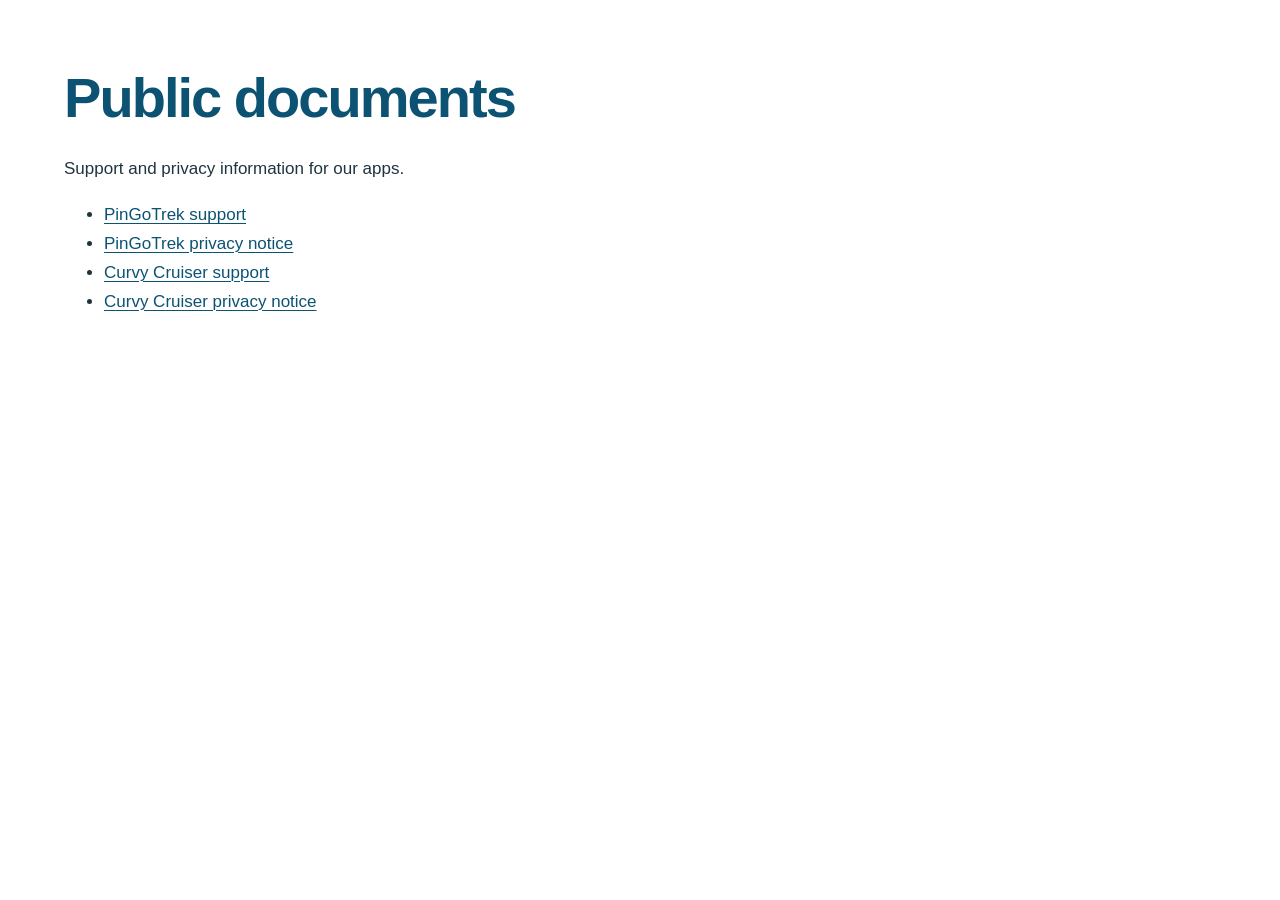
<file: index.html>
<!doctype html>
<html lang="en">
<head>
  <meta charset="utf-8">
  <meta http-equiv="Content-Security-Policy" content="default-src 'none'; img-src 'self'; style-src 'self'; base-uri 'none'; form-action 'none'">
  <meta name="referrer" content="no-referrer">
  <meta name="viewport" content="width=device-width, initial-scale=1">
  <meta name="description" content="Public support and privacy documents.">
  <meta name="robots" content="noindex, nofollow">
  <title>Public documents</title>
  <link rel="stylesheet" href="pingotrek/styles.css">
</head>
<body>
  <main class="not-found wrap">
    <h1>Public documents</h1>
    <p>Support and privacy information for our apps.</p>
    <ul>
      <li><a href="pingotrek/">PinGoTrek support</a></li>
      <li><a href="pingotrek/privacy.html">PinGoTrek privacy notice</a></li>
      <li><a href="curvycruiser/">Curvy Cruiser support</a></li>
      <li><a href="curvycruiser/privacy.html">Curvy Cruiser privacy notice</a></li>
    </ul>
  </main>
</body>
</html>
</file>
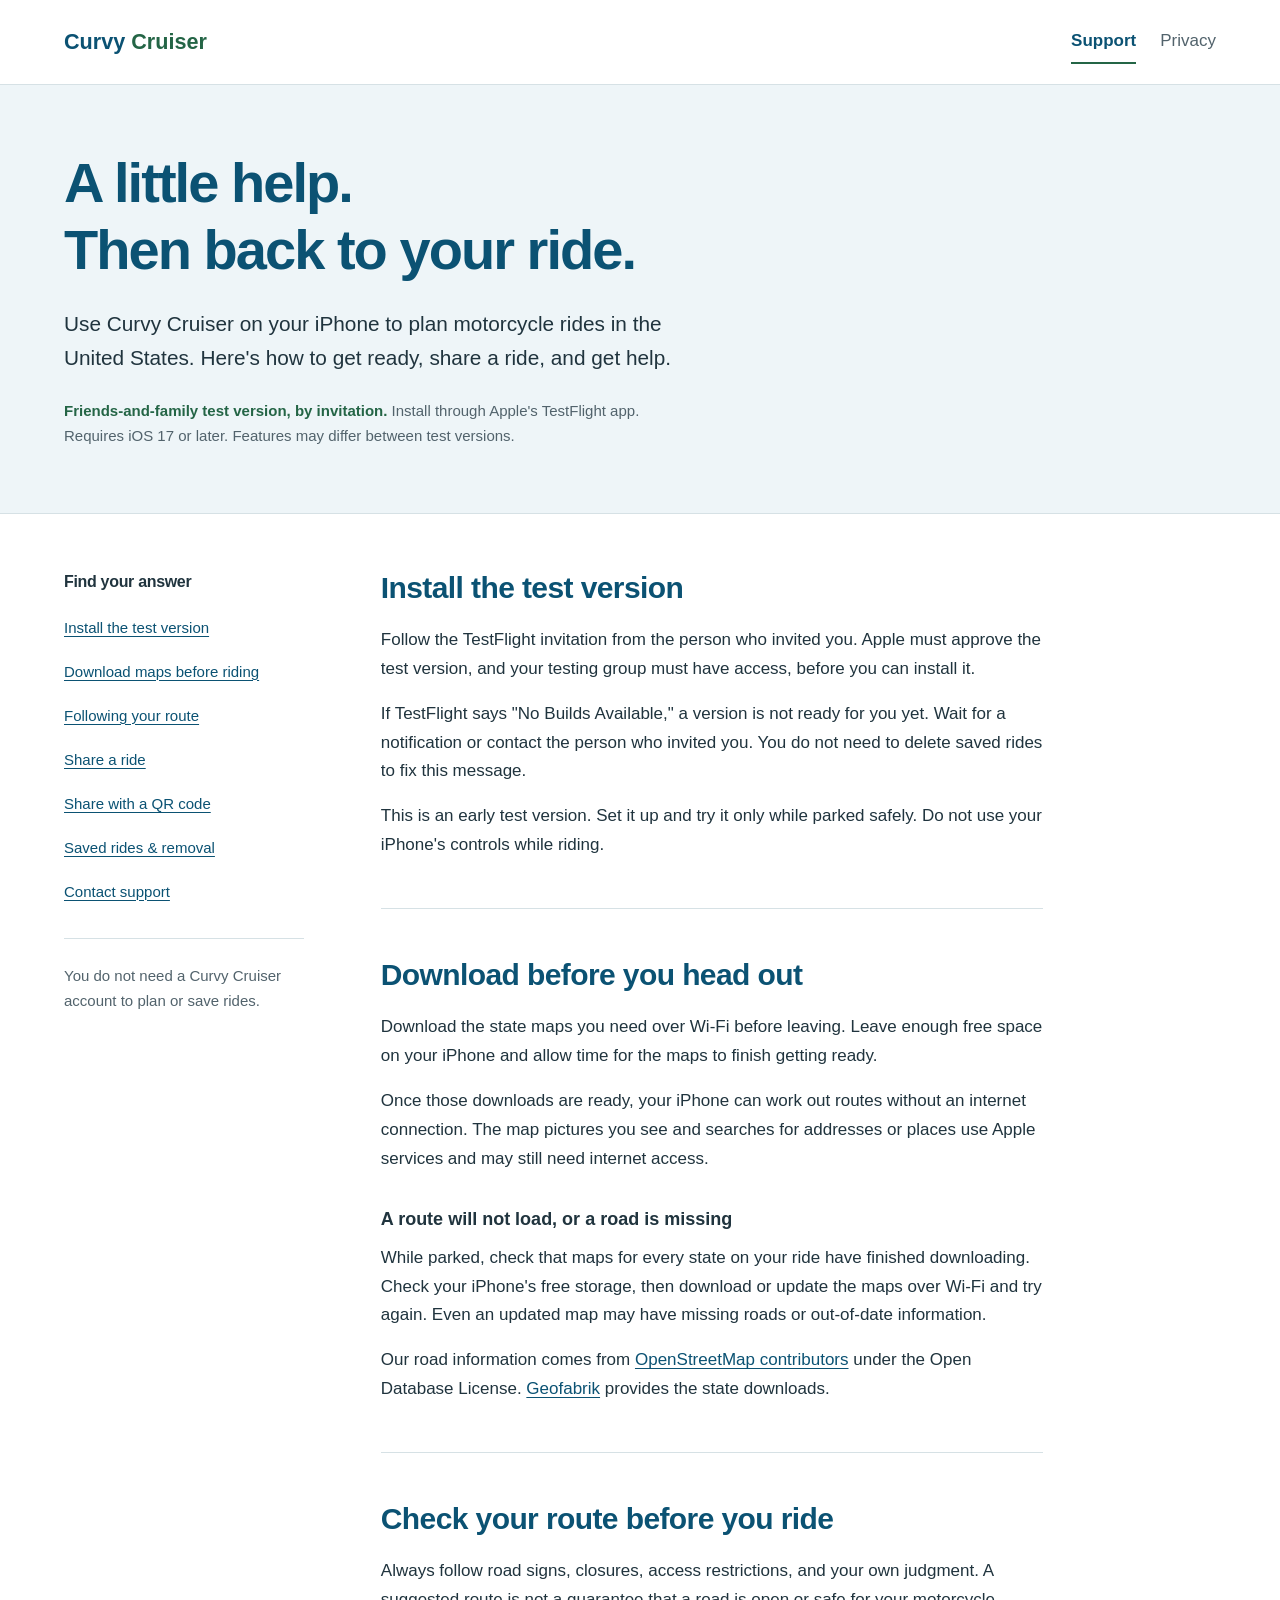
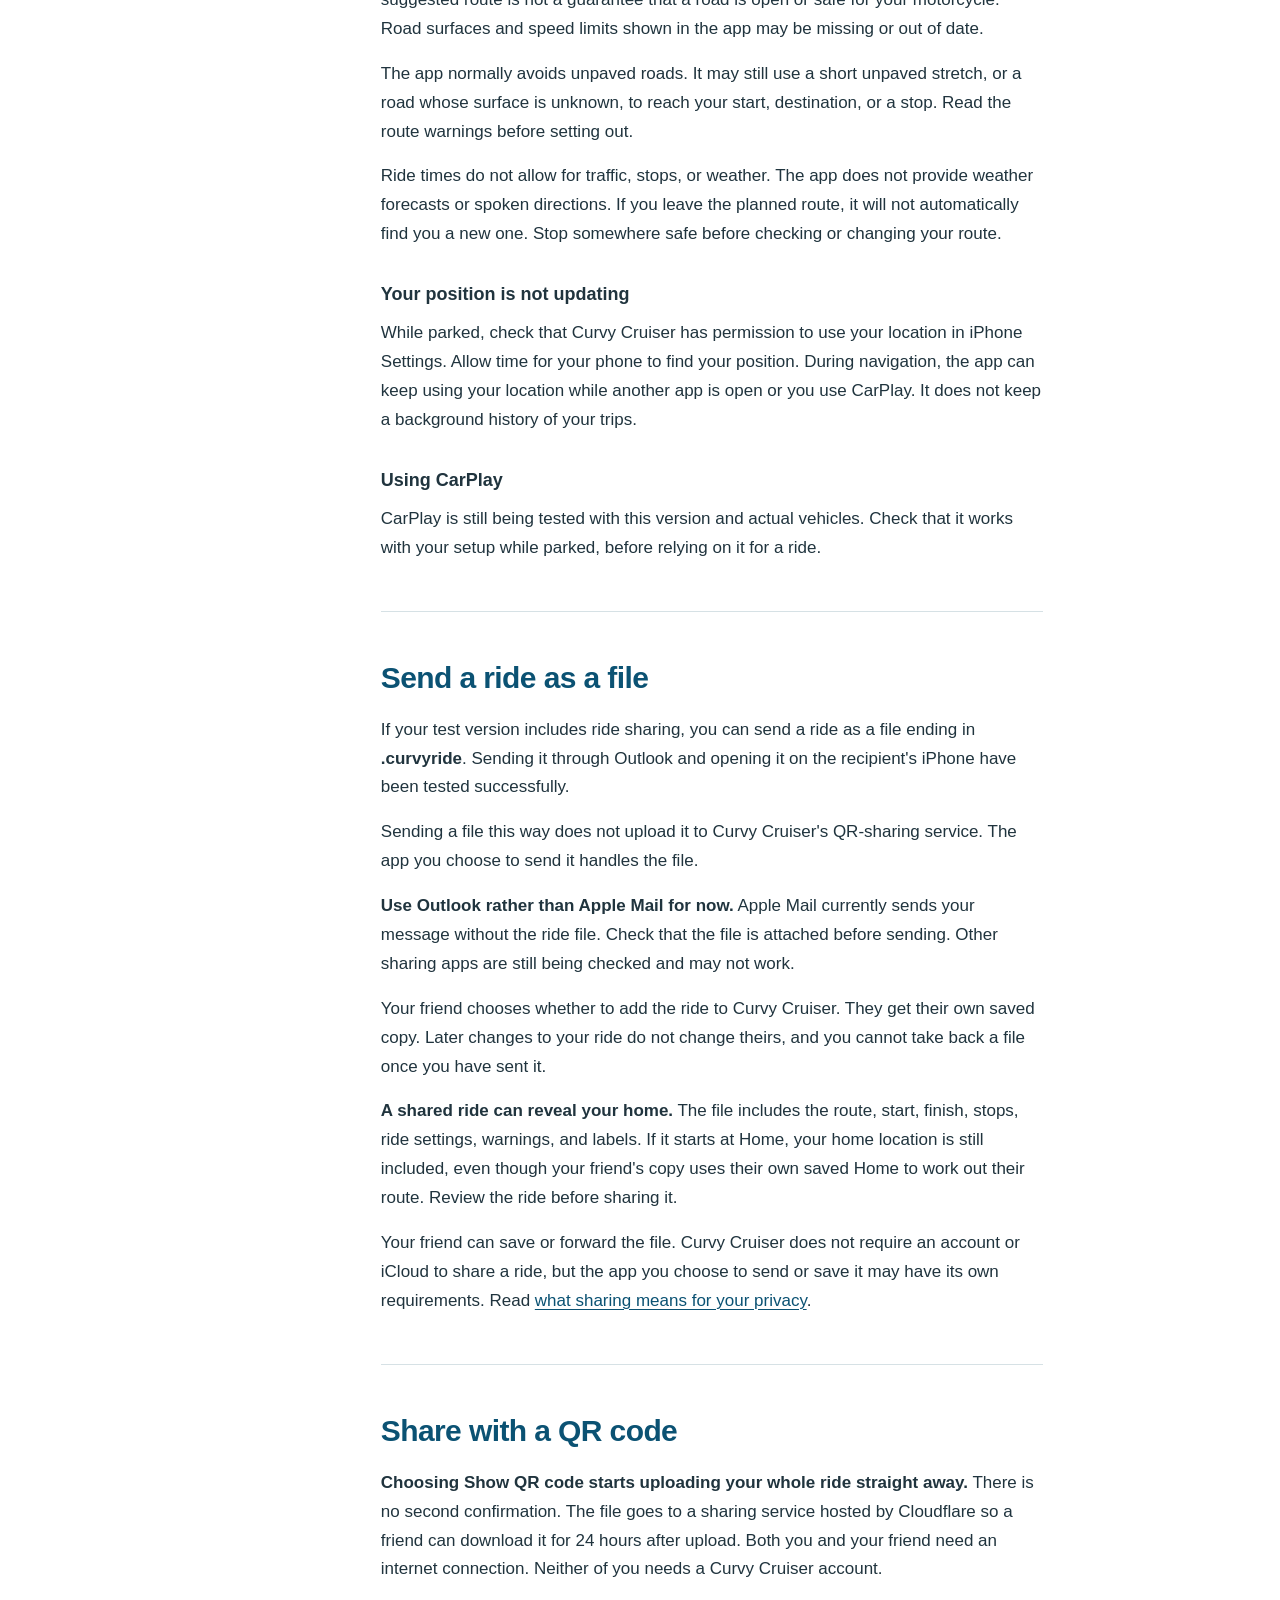
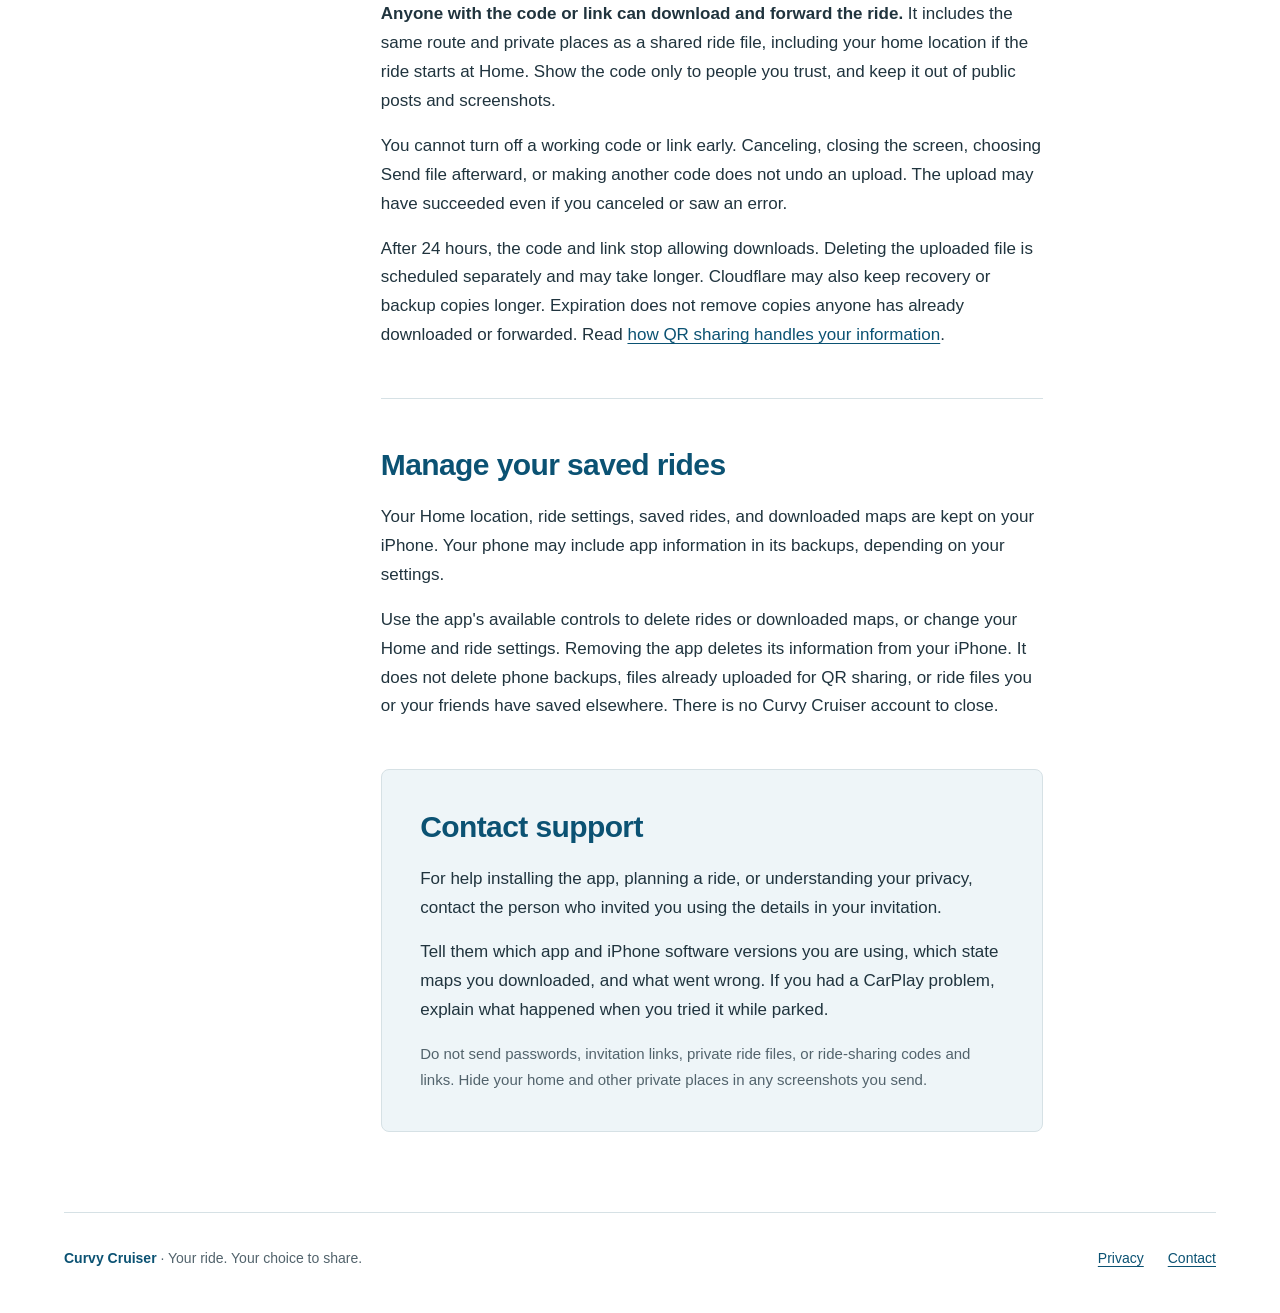
<file: curvycruiser/index.html>
<!doctype html>
<html lang="en">
<head>
  <meta charset="utf-8">
  <meta http-equiv="Content-Security-Policy" content="default-src 'none'; img-src 'self'; style-src 'self'; base-uri 'none'; form-action 'none'">
  <meta name="referrer" content="no-referrer">
  <meta name="viewport" content="width=device-width, initial-scale=1">
  <meta name="description" content="Help with Curvy Cruiser: get ready for a motorcycle ride, download maps, share a ride, and manage saved rides.">
  <meta name="robots" content="noindex, nofollow">
  <title>Support · Curvy Cruiser</title>
  <link rel="stylesheet" href="../pingotrek/styles.css">
</head>
<body>
  <a class="skip-link" href="#main">Skip to content</a>
  <header class="site-header wrap">
    <a class="brand" href="./" aria-label="Curvy Cruiser support home">
      <span>Curvy <span class="brand-green">Cruiser</span></span>
    </a>
    <nav class="primary-nav" aria-label="Main navigation">
      <a href="./" aria-current="page">Support</a>
      <a href="privacy.html">Privacy</a>
    </nav>
  </header>

  <main id="main" tabindex="-1">
    <div class="page-intro">
      <div class="wrap">
        <h1>A little help.<br>Then back to your ride.</h1>
        <p class="lead">Use Curvy Cruiser on your iPhone to plan motorcycle rides in the United States. Here's how to get ready, share a ride, and get help.</p>
        <p class="availability"><strong>Friends-and-family test version, by invitation.</strong> Install through Apple's TestFlight app. Requires iOS 17 or later. Features may differ between test versions.</p>
      </div>
    </div>

    <div class="document-layout wrap">
      <aside class="contents">
        <nav aria-label="On this page">
          <h2>Find your answer</h2>
          <ul>
            <li><a href="#beta">Install the test version</a></li>
            <li><a href="#maps">Download maps before riding</a></li>
            <li><a href="#navigation">Following your route</a></li>
            <li><a href="#sharing">Share a ride</a></li>
            <li><a href="#qr-sharing">Share with a QR code</a></li>
            <li><a href="#data">Saved rides &amp; removal</a></li>
            <li><a href="#contact">Contact support</a></li>
          </ul>
        </nav>
        <p>You do not need a Curvy Cruiser account to plan or save rides.</p>
      </aside>

      <div class="document">
        <section id="beta" aria-labelledby="beta-title">
          <h2 id="beta-title">Install the test version</h2>
          <p>Follow the TestFlight invitation from the person who invited you. Apple must approve the test version, and your testing group must have access, before you can install it.</p>
          <p>If TestFlight says "No Builds Available," a version is not ready for you yet. Wait for a notification or contact the person who invited you. You do not need to delete saved rides to fix this message.</p>
          <p>This is an early test version. Set it up and try it only while parked safely. Do not use your iPhone's controls while riding.</p>
        </section>

        <section id="maps" aria-labelledby="maps-title">
          <h2 id="maps-title">Download before you head out</h2>
          <p>Download the state maps you need over Wi-Fi before leaving. Leave enough free space on your iPhone and allow time for the maps to finish getting ready.</p>
          <p>Once those downloads are ready, your iPhone can work out routes without an internet connection. The map pictures you see and searches for addresses or places use Apple services and may still need internet access.</p>
          <h3>A route will not load, or a road is missing</h3>
          <p>While parked, check that maps for every state on your ride have finished downloading. Check your iPhone's free storage, then download or update the maps over Wi-Fi and try again. Even an updated map may have missing roads or out-of-date information.</p>
          <p>Our road information comes from <a href="https://www.openstreetmap.org/copyright">OpenStreetMap contributors</a> under the Open Database License. <a href="https://download.geofabrik.de/north-america/us.html">Geofabrik</a> provides the state downloads.</p>
        </section>

        <section id="navigation" aria-labelledby="navigation-title">
          <h2 id="navigation-title">Check your route before you ride</h2>
          <p>Always follow road signs, closures, access restrictions, and your own judgment. A suggested route is not a guarantee that a road is open or safe for your motorcycle. Road surfaces and speed limits shown in the app may be missing or out of date.</p>
          <p>The app normally avoids unpaved roads. It may still use a short unpaved stretch, or a road whose surface is unknown, to reach your start, destination, or a stop. Read the route warnings before setting out.</p>
          <p>Ride times do not allow for traffic, stops, or weather. The app does not provide weather forecasts or spoken directions. If you leave the planned route, it will not automatically find you a new one. Stop somewhere safe before checking or changing your route.</p>
          <h3>Your position is not updating</h3>
          <p>While parked, check that Curvy Cruiser has permission to use your location in iPhone Settings. Allow time for your phone to find your position. During navigation, the app can keep using your location while another app is open or you use CarPlay. It does not keep a background history of your trips.</p>
          <h3>Using CarPlay</h3>
          <p>CarPlay is still being tested with this version and actual vehicles. Check that it works with your setup while parked, before relying on it for a ride.</p>
        </section>

        <section id="sharing" aria-labelledby="sharing-title">
          <h2 id="sharing-title">Send a ride as a file</h2>
          <p>If your test version includes ride sharing, you can send a ride as a file ending in <strong>.curvyride</strong>. Sending it through Outlook and opening it on the recipient's iPhone have been tested successfully.</p>
          <p>Sending a file this way does not upload it to Curvy Cruiser's QR-sharing service. The app you choose to send it handles the file.</p>
          <p><strong>Use Outlook rather than Apple Mail for now.</strong> Apple Mail currently sends your message without the ride file. Check that the file is attached before sending. Other sharing apps are still being checked and may not work.</p>
          <p>Your friend chooses whether to add the ride to Curvy Cruiser. They get their own saved copy. Later changes to your ride do not change theirs, and you cannot take back a file once you have sent it.</p>
          <p><strong>A shared ride can reveal your home.</strong> The file includes the route, start, finish, stops, ride settings, warnings, and labels. If it starts at Home, your home location is still included, even though your friend's copy uses their own saved Home to work out their route. Review the ride before sharing it.</p>
          <p>Your friend can save or forward the file. Curvy Cruiser does not require an account or iCloud to share a ride, but the app you choose to send or save it may have its own requirements. Read <a href="privacy.html#sharing">what sharing means for your privacy</a>.</p>
        </section>

        <section id="qr-sharing" aria-labelledby="qr-sharing-title">
          <h2 id="qr-sharing-title">Share with a QR code</h2>
          <p><strong>Choosing Show QR code starts uploading your whole ride straight away.</strong> There is no second confirmation. The file goes to a sharing service hosted by Cloudflare so a friend can download it for 24 hours after upload. Both you and your friend need an internet connection. Neither of you needs a Curvy Cruiser account.</p>
          <p><strong>Anyone with the code or link can download and forward the ride.</strong> It includes the same route and private places as a shared ride file, including your home location if the ride starts at Home. Show the code only to people you trust, and keep it out of public posts and screenshots.</p>
          <p>You cannot turn off a working code or link early. Canceling, closing the screen, choosing Send file afterward, or making another code does not undo an upload. The upload may have succeeded even if you canceled or saw an error.</p>
          <p>After 24 hours, the code and link stop allowing downloads. Deleting the uploaded file is scheduled separately and may take longer. Cloudflare may also keep recovery or backup copies longer. Expiration does not remove copies anyone has already downloaded or forwarded. Read <a href="privacy.html#qr-sharing">how QR sharing handles your information</a>.</p>
        </section>

        <section id="data" aria-labelledby="data-title">
          <h2 id="data-title">Manage your saved rides</h2>
          <p>Your Home location, ride settings, saved rides, and downloaded maps are kept on your iPhone. Your phone may include app information in its backups, depending on your settings.</p>
          <p>Use the app's available controls to delete rides or downloaded maps, or change your Home and ride settings. Removing the app deletes its information from your iPhone. It does not delete phone backups, files already uploaded for QR sharing, or ride files you or your friends have saved elsewhere. There is no Curvy Cruiser account to close.</p>
        </section>

        <section class="contact-section" id="contact" aria-labelledby="contact-title">
          <h2 id="contact-title">Contact support</h2>
          <p>For help installing the app, planning a ride, or understanding your privacy, contact the person who invited you using the details in your invitation.</p>
          <p>Tell them which app and iPhone software versions you are using, which state maps you downloaded, and what went wrong. If you had a CarPlay problem, explain what happened when you tried it while parked.</p>
          <p class="contact-caution">Do not send passwords, invitation links, private ride files, or ride-sharing codes and links. Hide your home and other private places in any screenshots you send.</p>
        </section>
      </div>
    </div>
  </main>

  <footer class="site-footer wrap">
    <p>Curvy Cruiser <span>· Your ride. Your choice to share.</span></p>
    <nav aria-label="Footer navigation">
      <a href="privacy.html">Privacy</a>
      <a href="#contact">Contact</a>
    </nav>
  </footer>
</body>
</html>
</file>
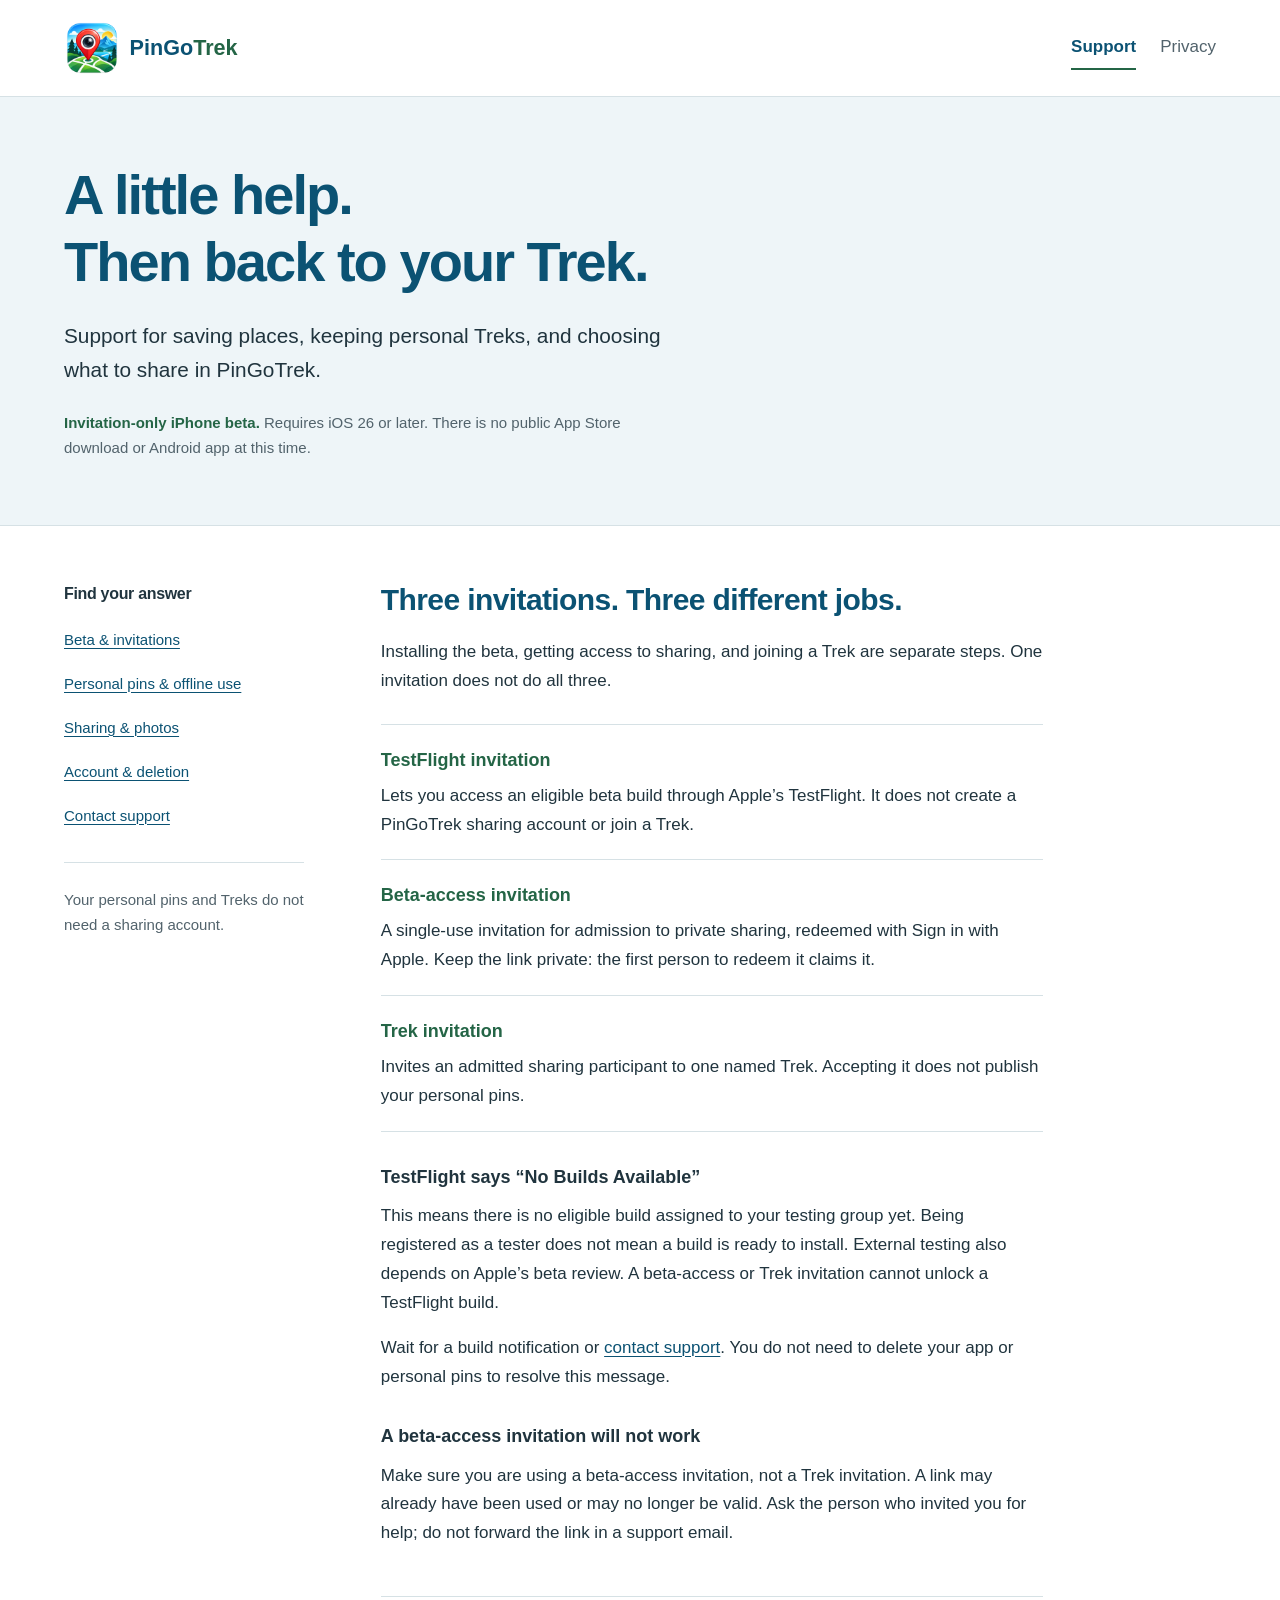
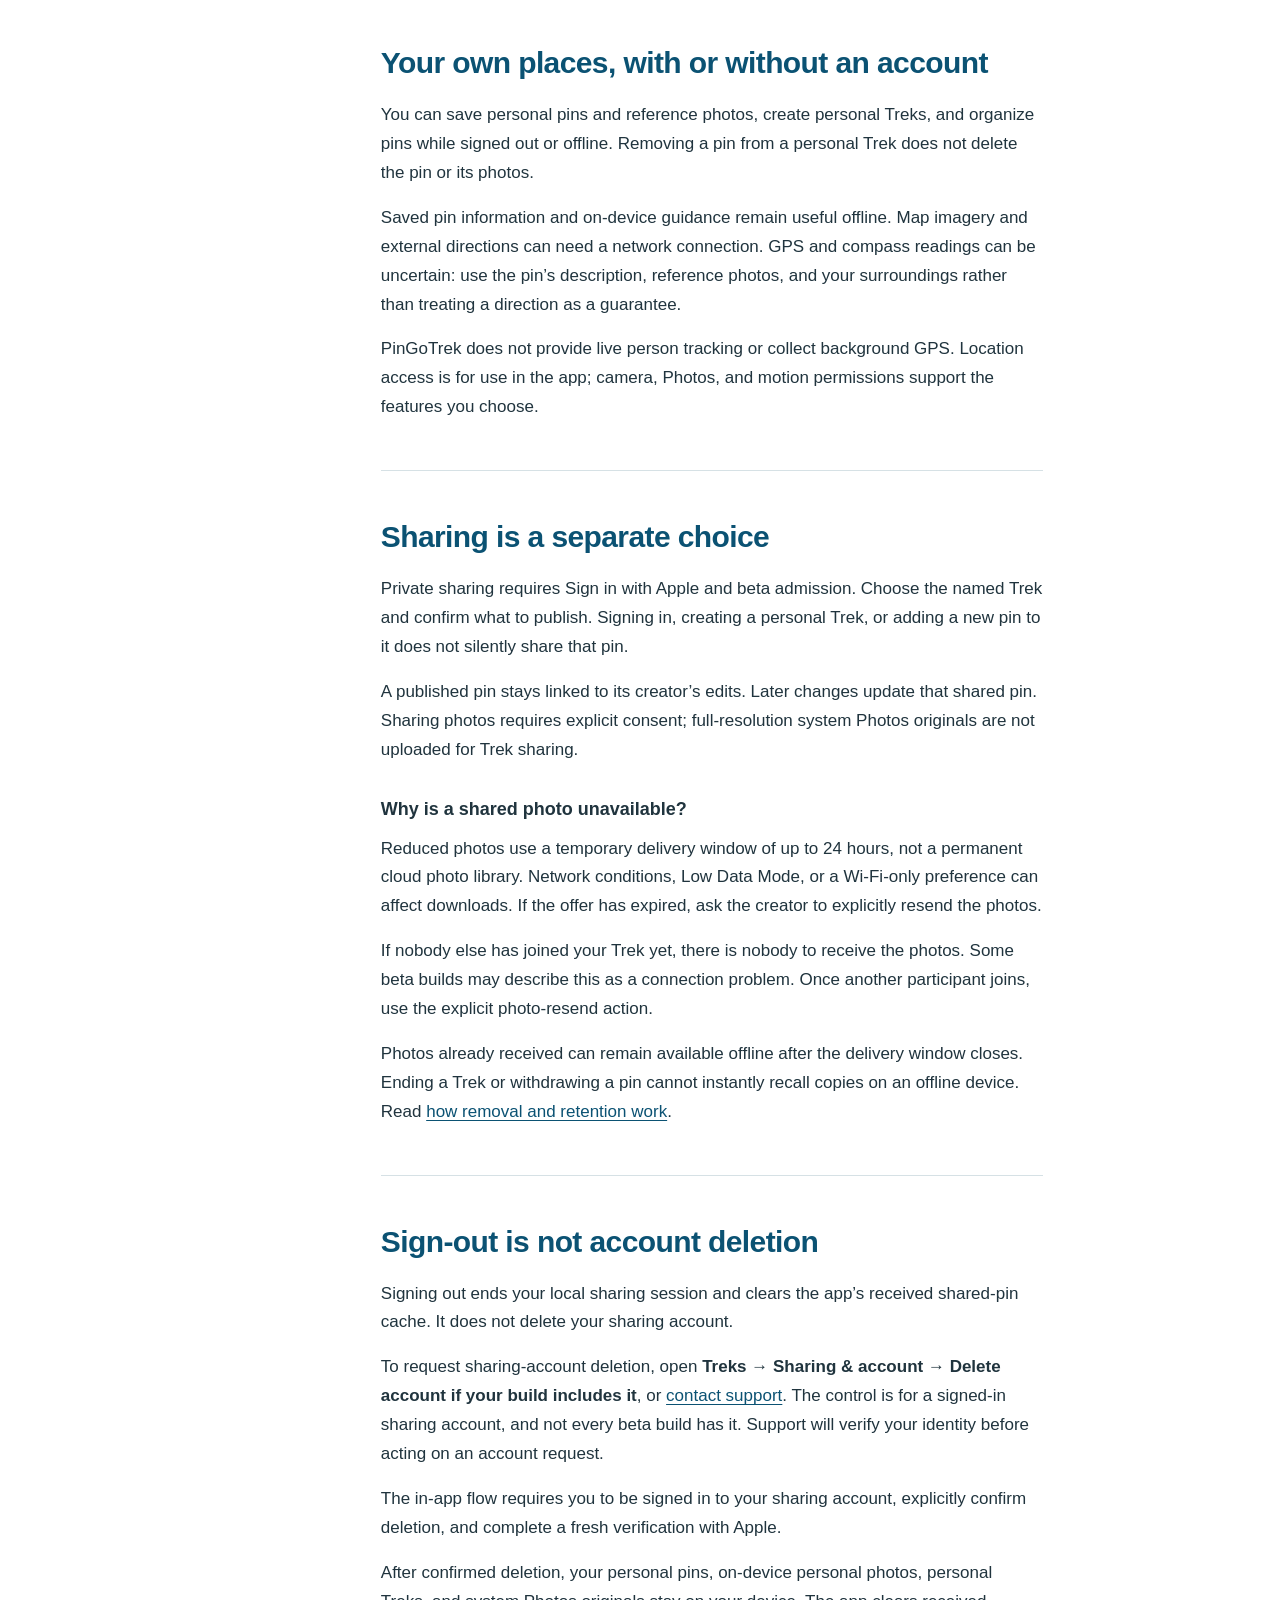
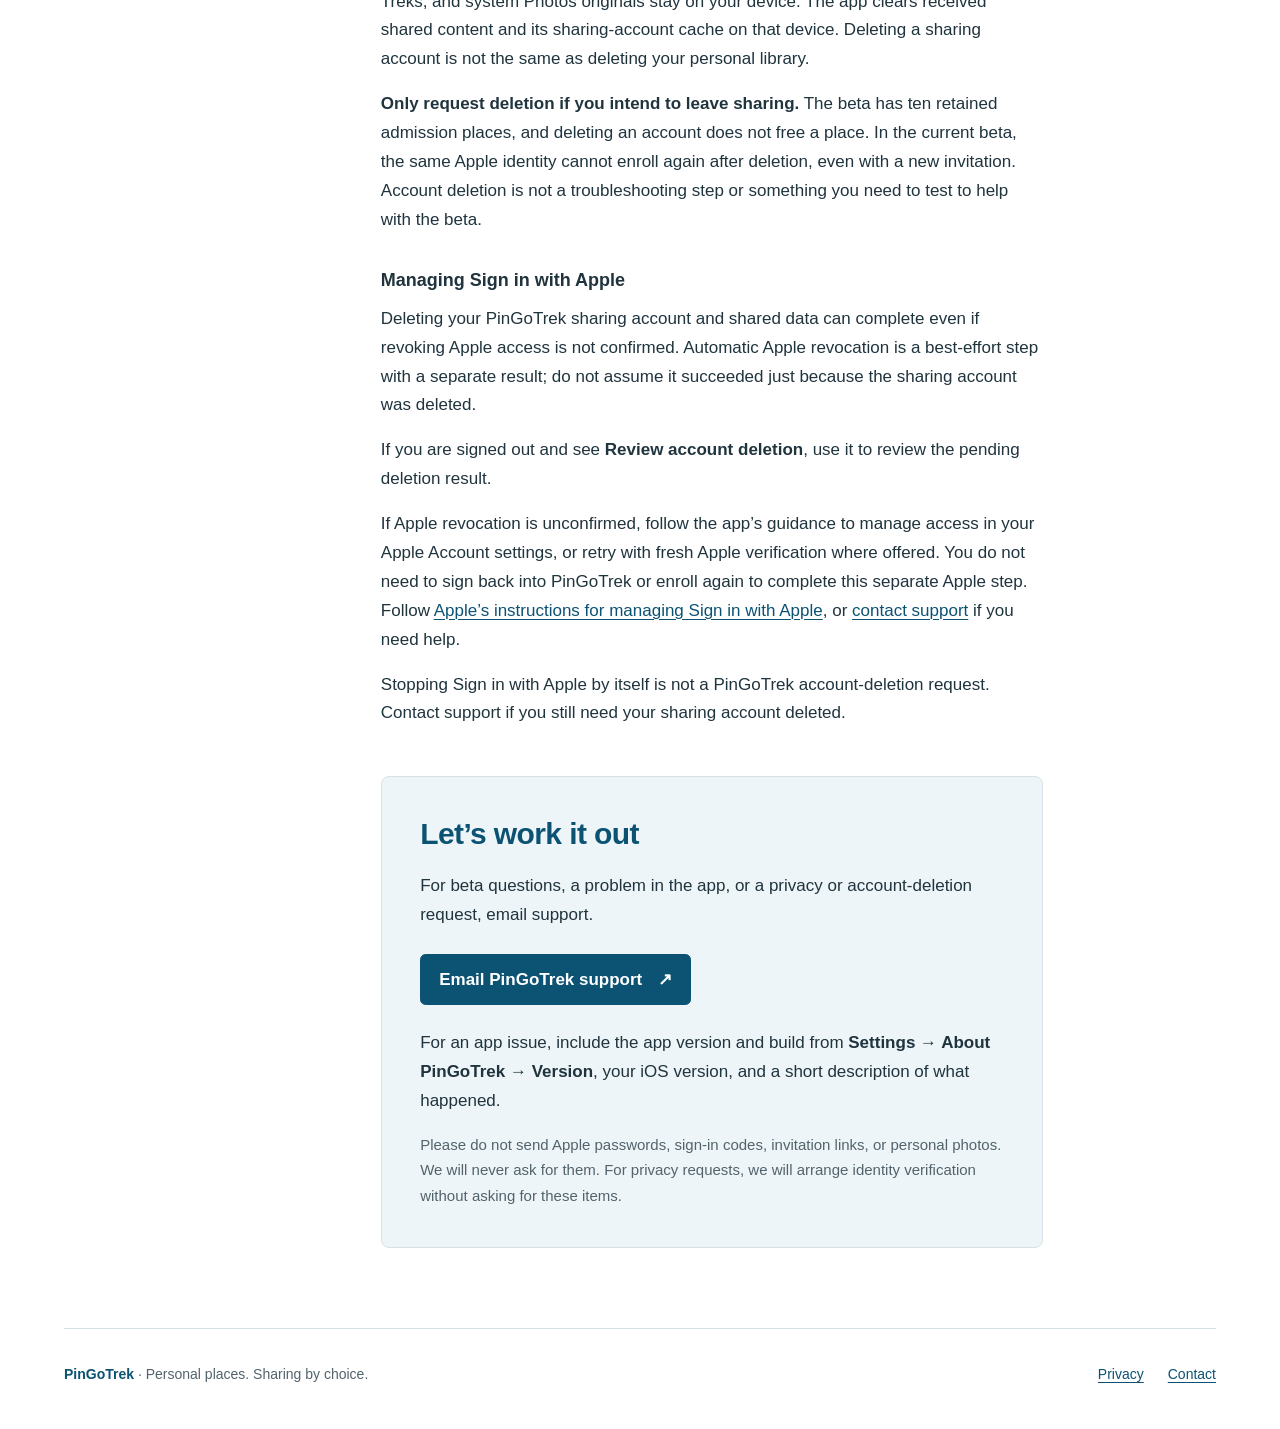
<file: pingotrek/index.html>
<!doctype html>
<html lang="en">
<head>
  <meta charset="utf-8">
  <meta http-equiv="Content-Security-Policy" content="default-src 'none'; img-src 'self'; style-src 'self'; base-uri 'none'; form-action 'none'">
  <meta name="referrer" content="no-referrer">
  <meta name="viewport" content="width=device-width, initial-scale=1">
  <meta name="description" content="PinGoTrek beta support: invitations, personal pins, private Trek sharing, and account help.">
  <meta name="robots" content="noindex, nofollow">
  <title>Support · PinGoTrek</title>
  <link rel="icon" href="assets/pingotrek-icon.png" type="image/png">
  <link rel="stylesheet" href="styles.css">
</head>
<body>
  <a class="skip-link" href="#main">Skip to content</a>
  <header class="site-header wrap">
    <a class="brand" href="./" aria-label="PinGoTrek support home">
      <img src="assets/pingotrek-icon.png" width="56" height="56" alt="">
      <span>PinGo<span class="brand-green">Trek</span></span>
    </a>
    <nav class="primary-nav" aria-label="Main navigation">
      <a href="./" aria-current="page">Support</a>
      <a href="privacy.html">Privacy</a>
    </nav>
  </header>

  <main id="main" tabindex="-1">
    <div class="page-intro">
      <div class="wrap">
        <h1>A little help.<br>Then back to your Trek.</h1>
        <p class="lead">Support for saving places, keeping personal Treks, and choosing what to share in PinGoTrek.</p>
        <p class="availability"><strong>Invitation-only iPhone beta.</strong> Requires iOS 26 or later. There is no public App Store download or Android app at this time.</p>
      </div>
    </div>

    <div class="document-layout wrap">
      <aside class="contents">
        <nav aria-label="On this page">
          <h2>Find your answer</h2>
          <ul>
            <li><a href="#invitations">Beta &amp; invitations</a></li>
            <li><a href="#personal-pins">Personal pins &amp; offline use</a></li>
            <li><a href="#sharing">Sharing &amp; photos</a></li>
            <li><a href="#account">Account &amp; deletion</a></li>
            <li><a href="#contact">Contact support</a></li>
          </ul>
        </nav>
        <p>Your personal pins and Treks do not need a sharing account.</p>
      </aside>

      <div class="document">
        <section id="invitations" aria-labelledby="invitations-title">
          <h2 id="invitations-title">Three invitations. Three different jobs.</h2>
          <p>Installing the beta, getting access to sharing, and joining a Trek are separate steps. One invitation does not do all three.</p>
          <dl class="invitation-list">
            <div>
              <dt>TestFlight invitation</dt>
              <dd>Lets you access an eligible beta build through Apple’s TestFlight. It does not create a PinGoTrek sharing account or join a Trek.</dd>
            </div>
            <div>
              <dt>Beta-access invitation</dt>
              <dd>A single-use invitation for admission to private sharing, redeemed with Sign in with Apple. Keep the link private: the first person to redeem it claims it.</dd>
            </div>
            <div>
              <dt>Trek invitation</dt>
              <dd>Invites an admitted sharing participant to one named Trek. Accepting it does not publish your personal pins.</dd>
            </div>
          </dl>
          <h3>TestFlight says “No Builds Available”</h3>
          <p>This means there is no eligible build assigned to your testing group yet. Being registered as a tester does not mean a build is ready to install. External testing also depends on Apple’s beta review. A beta-access or Trek invitation cannot unlock a TestFlight build.</p>
          <p>Wait for a build notification or <a href="#contact">contact support</a>. You do not need to delete your app or personal pins to resolve this message.</p>
          <h3>A beta-access invitation will not work</h3>
          <p>Make sure you are using a beta-access invitation, not a Trek invitation. A link may already have been used or may no longer be valid. Ask the person who invited you for help; do not forward the link in a support email.</p>
        </section>

        <section id="personal-pins" aria-labelledby="personal-title">
          <h2 id="personal-title">Your own places, with or without an account</h2>
          <p>You can save personal pins and reference photos, create personal Treks, and organize pins while signed out or offline. Removing a pin from a personal Trek does not delete the pin or its photos.</p>
          <p>Saved pin information and on-device guidance remain useful offline. Map imagery and external directions can need a network connection. GPS and compass readings can be uncertain: use the pin’s description, reference photos, and your surroundings rather than treating a direction as a guarantee.</p>
          <p>PinGoTrek does not provide live person tracking or collect background GPS. Location access is for use in the app; camera, Photos, and motion permissions support the features you choose.</p>
        </section>

        <section id="sharing" aria-labelledby="sharing-title">
          <h2 id="sharing-title">Sharing is a separate choice</h2>
          <p>Private sharing requires Sign in with Apple and beta admission. Choose the named Trek and confirm what to publish. Signing in, creating a personal Trek, or adding a new pin to it does not silently share that pin.</p>
          <p>A published pin stays linked to its creator’s edits. Later changes update that shared pin. Sharing photos requires explicit consent; full-resolution system Photos originals are not uploaded for Trek sharing.</p>
          <h3>Why is a shared photo unavailable?</h3>
          <p>Reduced photos use a temporary delivery window of up to 24 hours, not a permanent cloud photo library. Network conditions, Low Data Mode, or a Wi-Fi-only preference can affect downloads. If the offer has expired, ask the creator to explicitly resend the photos.</p>
          <p>If nobody else has joined your Trek yet, there is nobody to receive the photos. Some beta builds may describe this as a connection problem. Once another participant joins, use the explicit photo-resend action.</p>
          <p>Photos already received can remain available offline after the delivery window closes. Ending a Trek or withdrawing a pin cannot instantly recall copies on an offline device. Read <a href="privacy.html#retention">how removal and retention work</a>.</p>
        </section>

        <section id="account" aria-labelledby="account-title">
          <h2 id="account-title">Sign-out is not account deletion</h2>
          <p>Signing out ends your local sharing session and clears the app’s received shared-pin cache. It does not delete your sharing account.</p>
          <p>To request sharing-account deletion, open <strong>Treks → Sharing &amp; account → Delete account</strong> <strong>if your build includes it</strong>, or <a href="#contact">contact support</a>. The control is for a signed-in sharing account, and not every beta build has it. Support will verify your identity before acting on an account request.</p>
          <p>The in-app flow requires you to be signed in to your sharing account, explicitly confirm deletion, and complete a fresh verification with Apple.</p>
          <p>After confirmed deletion, your personal pins, on-device personal photos, personal Treks, and system Photos originals stay on your device. The app clears received shared content and its sharing-account cache on that device. Deleting a sharing account is not the same as deleting your personal library.</p>
          <p><strong>Only request deletion if you intend to leave sharing.</strong> The beta has ten retained admission places, and deleting an account does not free a place. In the current beta, the same Apple identity cannot enroll again after deletion, even with a new invitation. Account deletion is not a troubleshooting step or something you need to test to help with the beta.</p>
          <h3>Managing Sign in with Apple</h3>
          <p>Deleting your PinGoTrek sharing account and shared data can complete even if revoking Apple access is not confirmed. Automatic Apple revocation is a best-effort step with a separate result; do not assume it succeeded just because the sharing account was deleted.</p>
          <p>If you are signed out and see <strong>Review account deletion</strong>, use it to review the pending deletion result.</p>
          <p>If Apple revocation is unconfirmed, follow the app’s guidance to manage access in your Apple Account settings, or retry with fresh Apple verification where offered. You do not need to sign back into PinGoTrek or enroll again to complete this separate Apple step. Follow <a href="https://support.apple.com/en-us/102571">Apple’s instructions for managing Sign in with Apple</a>, or <a href="#contact">contact support</a> if you need help.</p>
          <p>Stopping Sign in with Apple by itself is not a PinGoTrek account-deletion request. Contact support if you still need your sharing account deleted.</p>
        </section>

        <section class="contact-section" id="contact" aria-labelledby="contact-title">
          <h2 id="contact-title">Let’s work it out</h2>
          <p>For beta questions, a problem in the app, or a privacy or account-deletion request, email support.</p>
          <a class="contact-link" href="mailto:ken@hotkrossbits.com?subject=PinGoTrek%20support">Email PinGoTrek support <span aria-hidden="true">↗</span></a>
          <p>For an app issue, include the app version and build from <strong>Settings → About PinGoTrek → Version</strong>, your iOS version, and a short description of what happened.</p>
          <p class="contact-caution">Please do not send Apple passwords, sign-in codes, invitation links, or personal photos. We will never ask for them. For privacy requests, we will arrange identity verification without asking for these items.</p>
        </section>
      </div>
    </div>
  </main>

  <footer class="site-footer wrap">
    <p>PinGoTrek <span>· Personal places. Sharing by choice.</span></p>
    <nav aria-label="Footer navigation">
      <a href="privacy.html">Privacy</a>
      <a href="#contact">Contact</a>
    </nav>
  </footer>
</body>
</html>
</file>
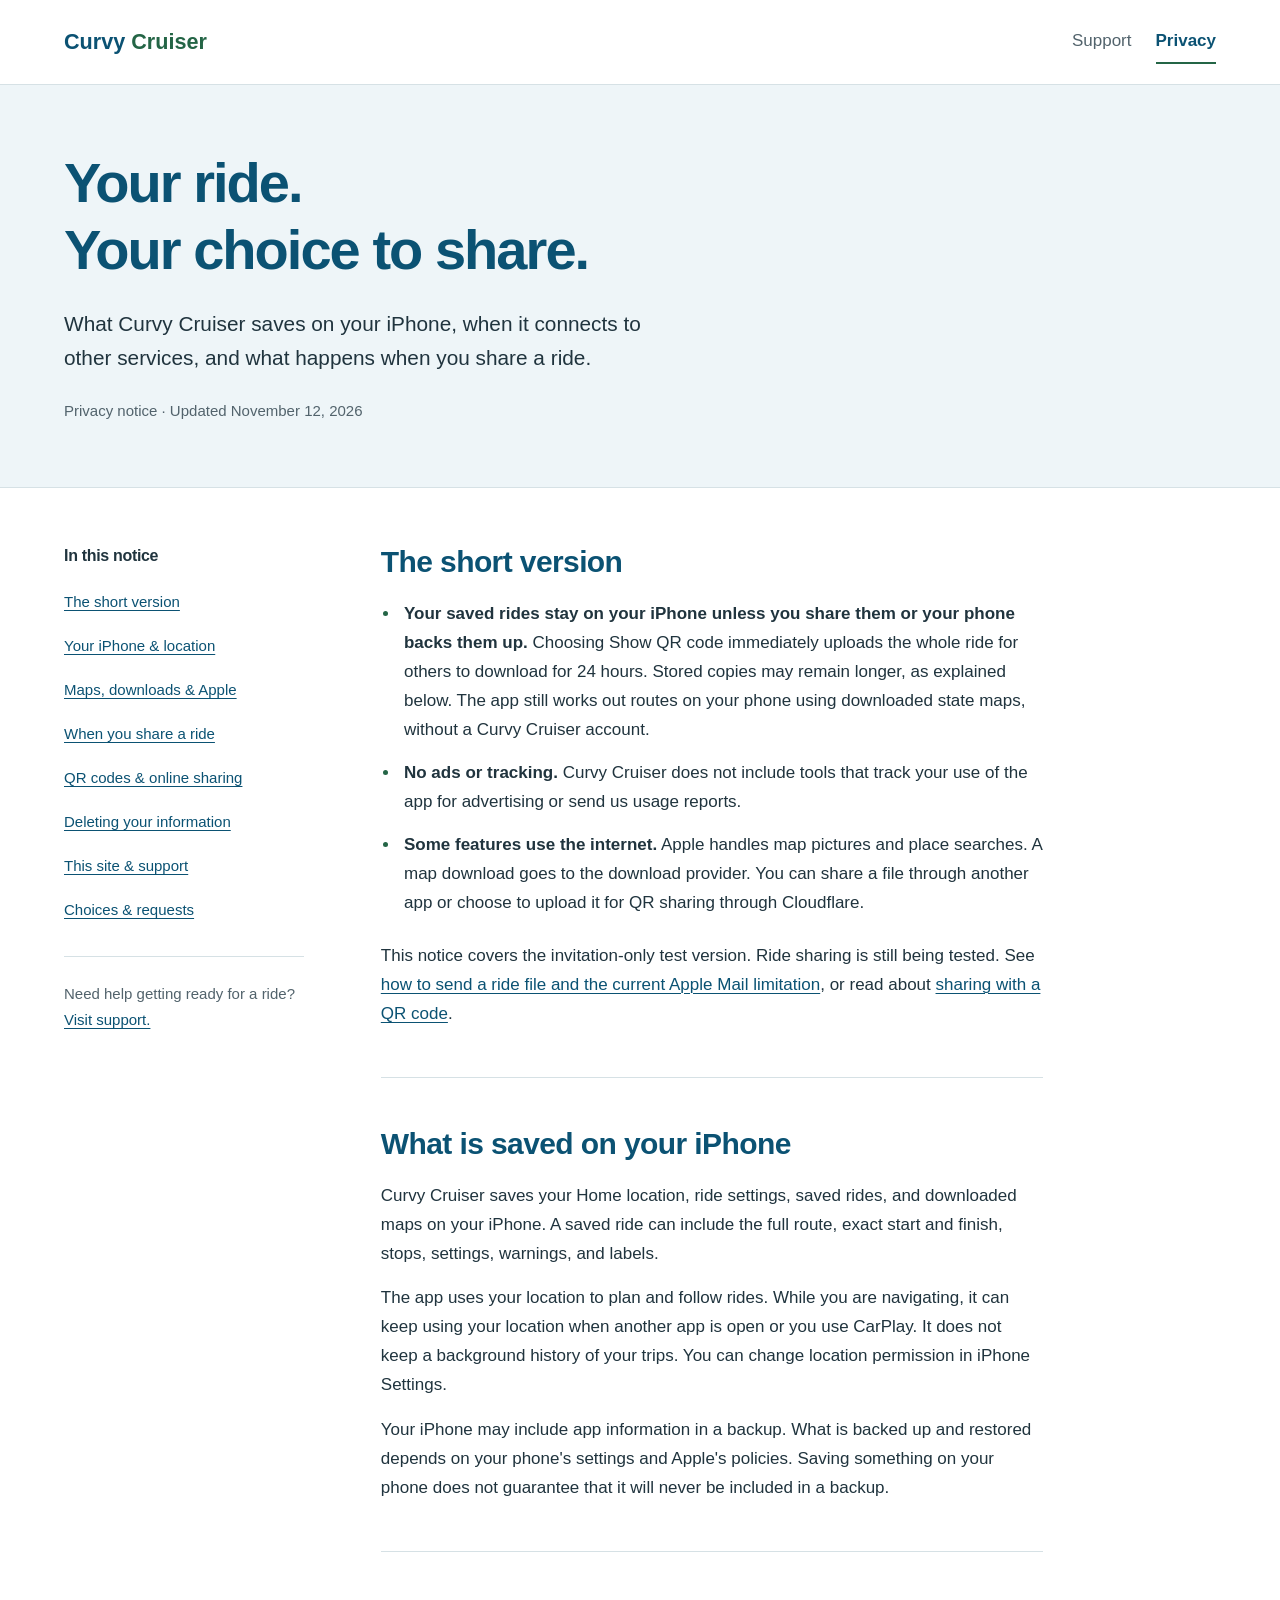
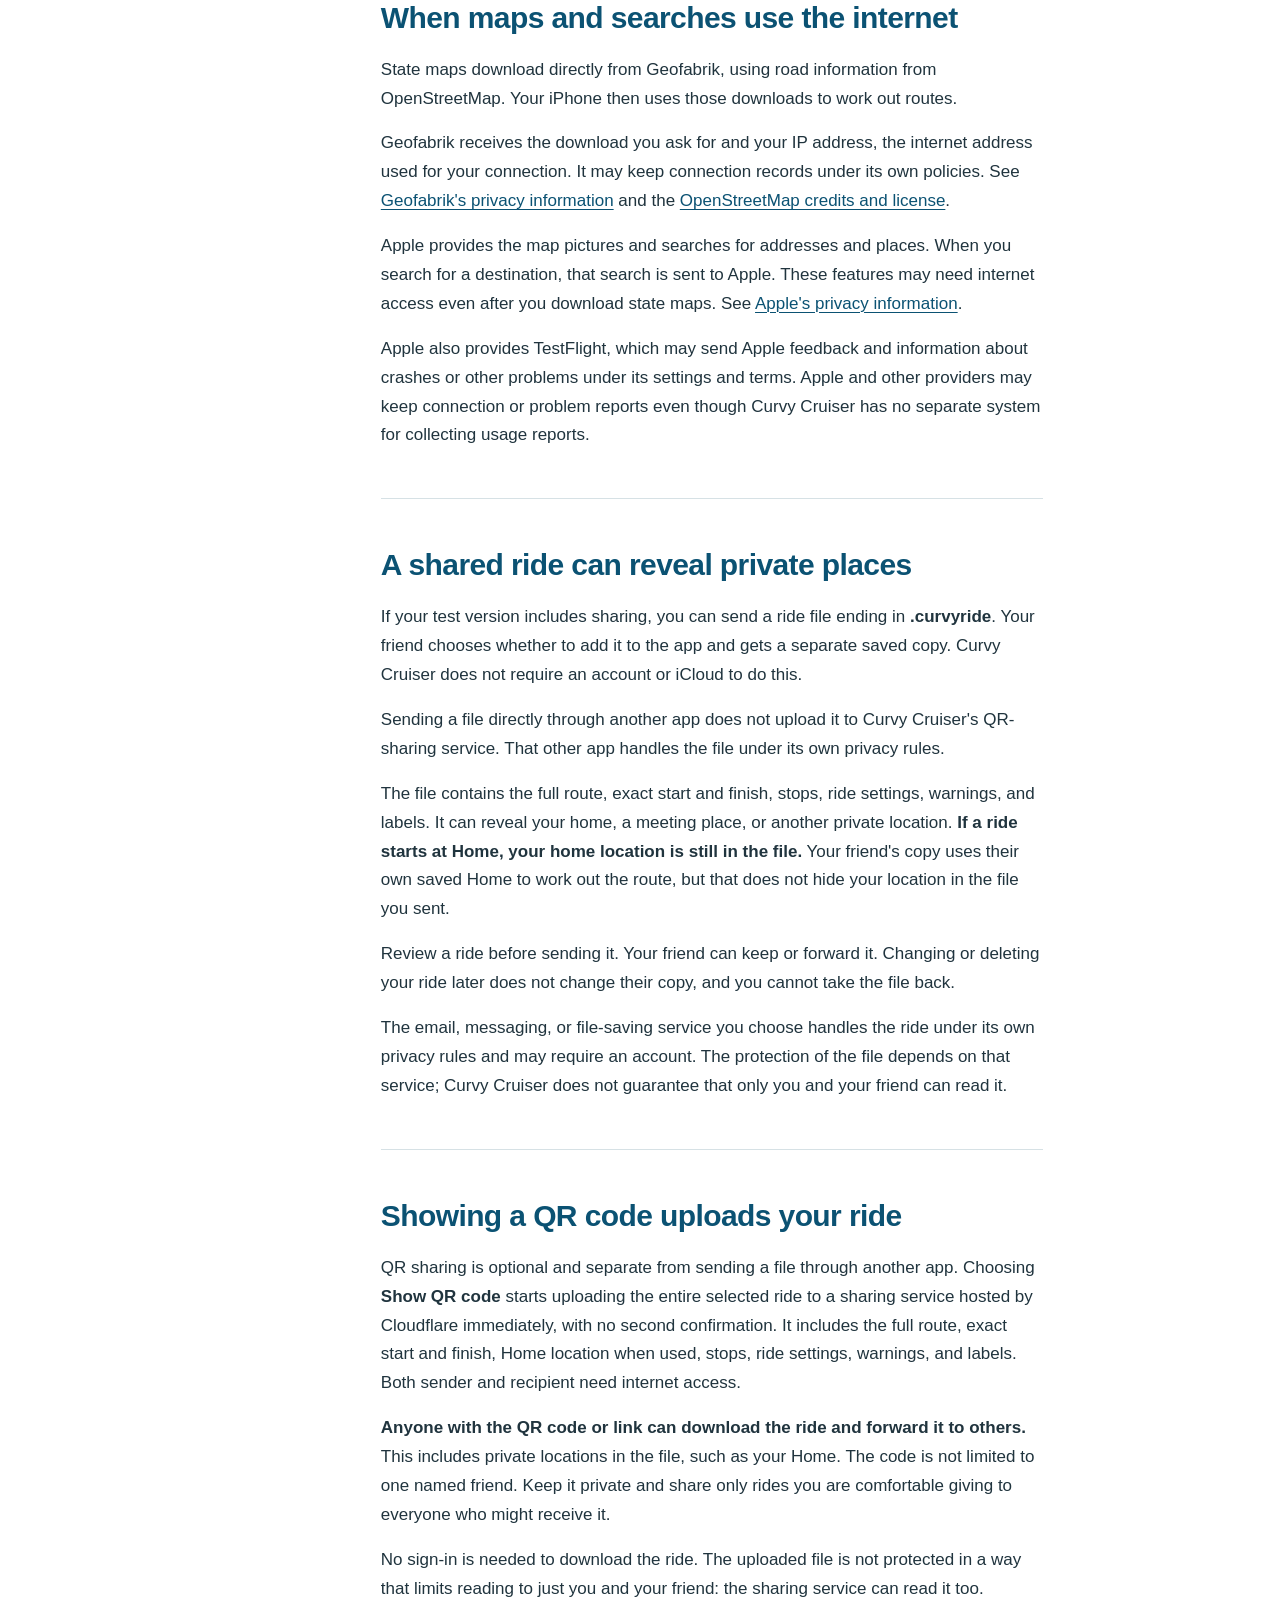
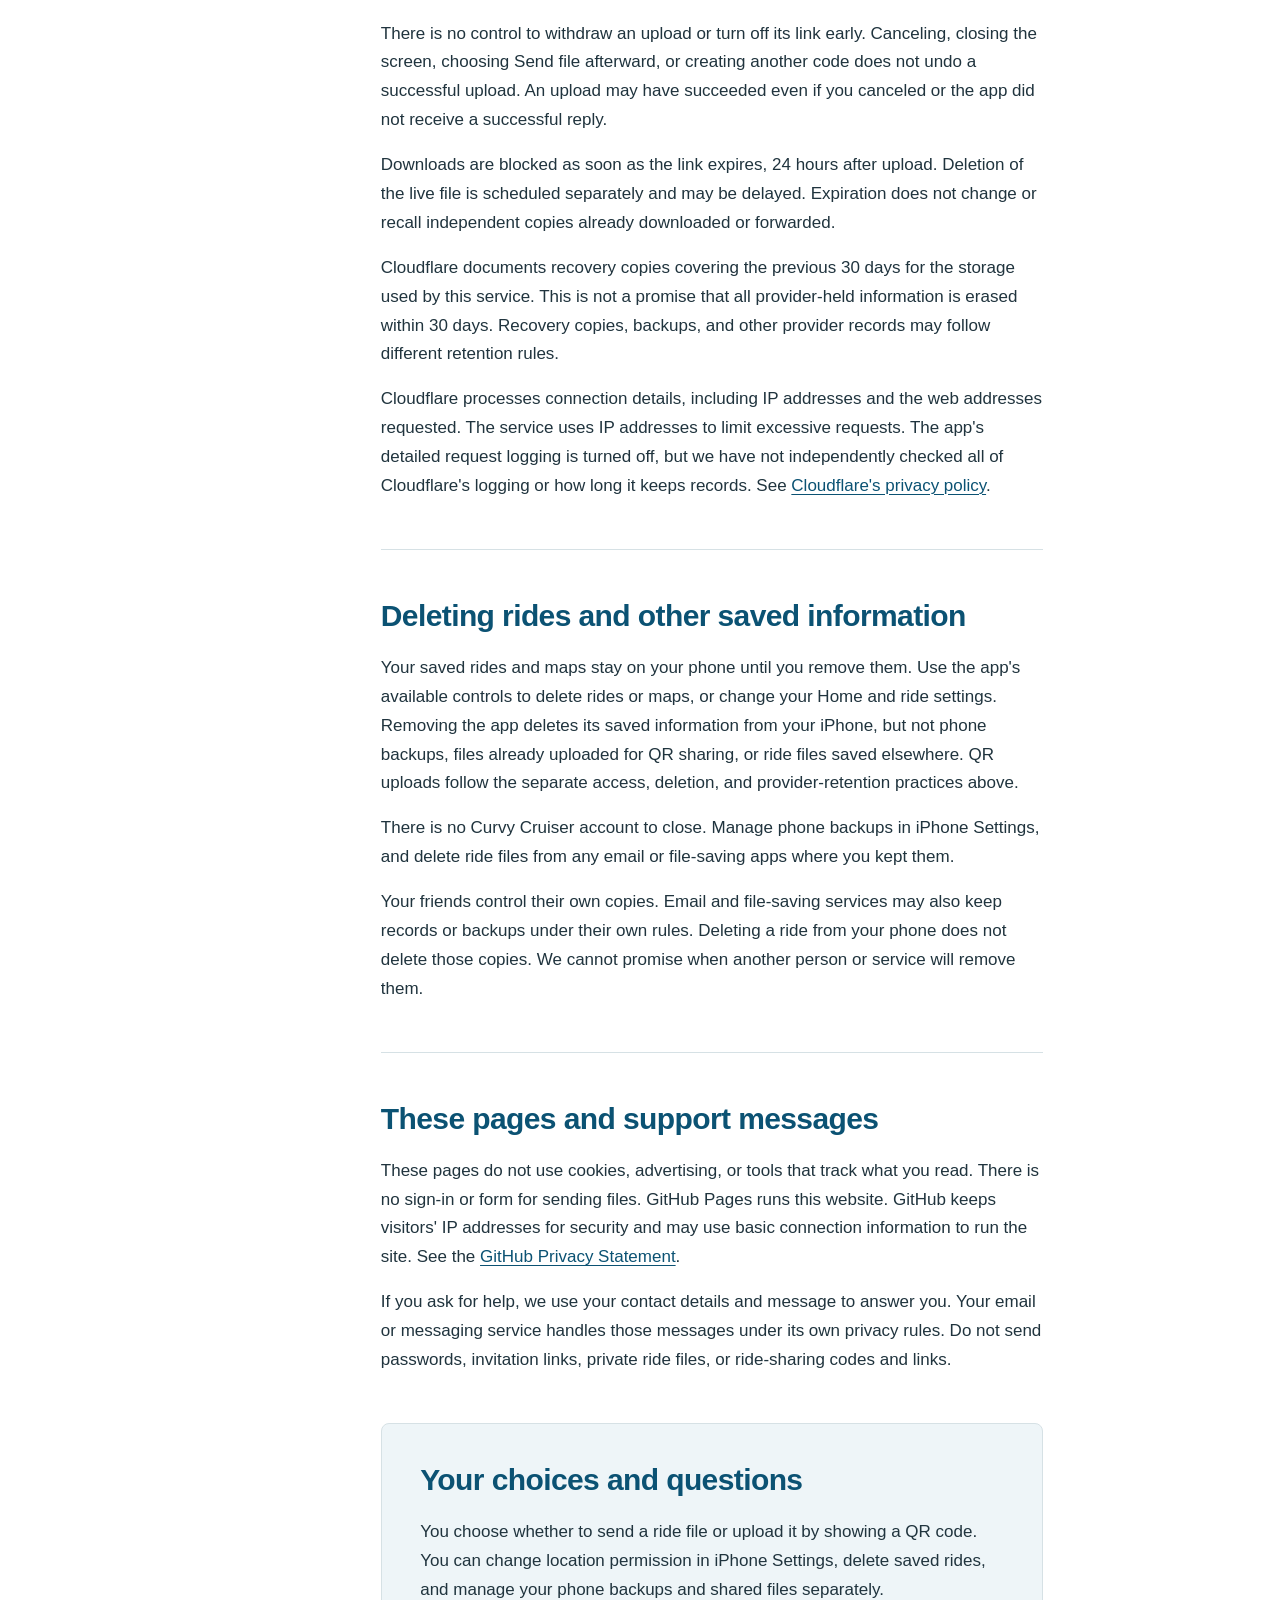
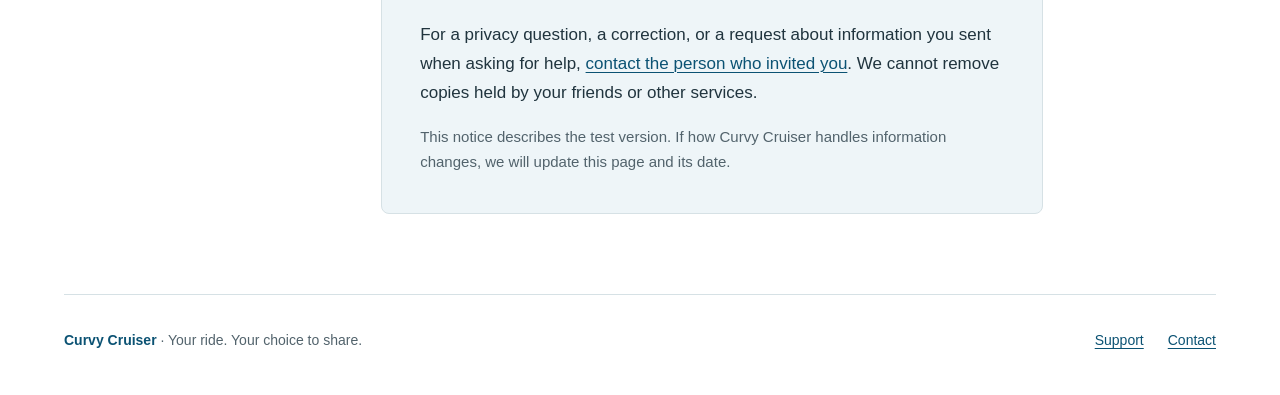
<file: curvycruiser/privacy.html>
<!doctype html>
<html lang="en">
<head>
  <meta charset="utf-8">
  <meta http-equiv="Content-Security-Policy" content="default-src 'none'; img-src 'self'; style-src 'self'; base-uri 'none'; form-action 'none'">
  <meta name="referrer" content="no-referrer">
  <meta name="viewport" content="width=device-width, initial-scale=1">
  <meta name="description" content="Understand what Curvy Cruiser saves on your iPhone, when it uses the internet, and what others receive when you share a ride.">
  <meta name="robots" content="noindex, nofollow">
  <title>Privacy · Curvy Cruiser</title>
  <link rel="stylesheet" href="../pingotrek/styles.css">
</head>
<body>
  <a class="skip-link" href="#main">Skip to content</a>
  <header class="site-header wrap">
    <a class="brand" href="./" aria-label="Curvy Cruiser support home">
      <span>Curvy <span class="brand-green">Cruiser</span></span>
    </a>
    <nav class="primary-nav" aria-label="Main navigation">
      <a href="./">Support</a>
      <a href="privacy.html" aria-current="page">Privacy</a>
    </nav>
  </header>

  <main id="main" tabindex="-1">
    <div class="page-intro">
      <div class="wrap">
        <h1>Your ride.<br>Your choice to share.</h1>
        <p class="lead">What Curvy Cruiser saves on your iPhone, when it connects to other services, and what happens when you share a ride.</p>
        <p class="updated">Privacy notice · Updated <time datetime="2026-11-12">November 12, 2026</time></p>
      </div>
    </div>

    <div class="document-layout wrap">
      <aside class="contents">
        <nav aria-label="On this page">
          <h2>In this notice</h2>
          <ul>
            <li><a href="#overview">The short version</a></li>
            <li><a href="#on-device">Your iPhone &amp; location</a></li>
            <li><a href="#providers">Maps, downloads &amp; Apple</a></li>
            <li><a href="#sharing">When you share a ride</a></li>
            <li><a href="#qr-sharing">QR codes &amp; online sharing</a></li>
            <li><a href="#removal">Deleting your information</a></li>
            <li><a href="#website">This site &amp; support</a></li>
            <li><a href="#choices">Choices &amp; requests</a></li>
          </ul>
        </nav>
        <p>Need help getting ready for a ride? <a href="./">Visit support.</a></p>
      </aside>

      <div class="document">
        <section id="overview" aria-labelledby="overview-title">
          <h2 id="overview-title">The short version</h2>
          <ul class="summary-list">
            <li><strong>Your saved rides stay on your iPhone unless you share them or your phone backs them up.</strong> Choosing Show QR code immediately uploads the whole ride for others to download for 24 hours. Stored copies may remain longer, as explained below. The app still works out routes on your phone using downloaded state maps, without a Curvy Cruiser account.</li>
            <li><strong>No ads or tracking.</strong> Curvy Cruiser does not include tools that track your use of the app for advertising or send us usage reports.</li>
            <li><strong>Some features use the internet.</strong> Apple handles map pictures and place searches. A map download goes to the download provider. You can share a file through another app or choose to upload it for QR sharing through Cloudflare.</li>
          </ul>
          <p>This notice covers the invitation-only test version. Ride sharing is still being tested. See <a href="./#sharing">how to send a ride file and the current Apple Mail limitation</a>, or read about <a href="./#qr-sharing">sharing with a QR code</a>.</p>
        </section>

        <section id="on-device" aria-labelledby="device-title">
          <h2 id="device-title">What is saved on your iPhone</h2>
          <p>Curvy Cruiser saves your Home location, ride settings, saved rides, and downloaded maps on your iPhone. A saved ride can include the full route, exact start and finish, stops, settings, warnings, and labels.</p>
          <p>The app uses your location to plan and follow rides. While you are navigating, it can keep using your location when another app is open or you use CarPlay. It does not keep a background history of your trips. You can change location permission in iPhone Settings.</p>
          <p>Your iPhone may include app information in a backup. What is backed up and restored depends on your phone's settings and Apple's policies. Saving something on your phone does not guarantee that it will never be included in a backup.</p>
        </section>

        <section id="providers" aria-labelledby="providers-title">
          <h2 id="providers-title">When maps and searches use the internet</h2>
          <p>State maps download directly from Geofabrik, using road information from OpenStreetMap. Your iPhone then uses those downloads to work out routes.</p>
          <p>Geofabrik receives the download you ask for and your IP address, the internet address used for your connection. It may keep connection records under its own policies. See <a href="https://www.geofabrik.de/datenschutz.html">Geofabrik's privacy information</a> and the <a href="https://www.openstreetmap.org/copyright">OpenStreetMap credits and license</a>.</p>
          <p>Apple provides the map pictures and searches for addresses and places. When you search for a destination, that search is sent to Apple. These features may need internet access even after you download state maps. See <a href="https://www.apple.com/legal/privacy/">Apple's privacy information</a>.</p>
          <p>Apple also provides TestFlight, which may send Apple feedback and information about crashes or other problems under its settings and terms. Apple and other providers may keep connection or problem reports even though Curvy Cruiser has no separate system for collecting usage reports.</p>
        </section>

        <section id="sharing" aria-labelledby="sharing-title">
          <h2 id="sharing-title">A shared ride can reveal private places</h2>
          <p>If your test version includes sharing, you can send a ride file ending in <strong>.curvyride</strong>. Your friend chooses whether to add it to the app and gets a separate saved copy. Curvy Cruiser does not require an account or iCloud to do this.</p>
          <p>Sending a file directly through another app does not upload it to Curvy Cruiser's QR-sharing service. That other app handles the file under its own privacy rules.</p>
          <p>The file contains the full route, exact start and finish, stops, ride settings, warnings, and labels. It can reveal your home, a meeting place, or another private location. <strong>If a ride starts at Home, your home location is still in the file.</strong> Your friend's copy uses their own saved Home to work out the route, but that does not hide your location in the file you sent.</p>
          <p>Review a ride before sending it. Your friend can keep or forward it. Changing or deleting your ride later does not change their copy, and you cannot take the file back.</p>
          <p>The email, messaging, or file-saving service you choose handles the ride under its own privacy rules and may require an account. The protection of the file depends on that service; Curvy Cruiser does not guarantee that only you and your friend can read it.</p>
        </section>

        <section id="qr-sharing" aria-labelledby="qr-sharing-title">
          <h2 id="qr-sharing-title">Showing a QR code uploads your ride</h2>
          <p>QR sharing is optional and separate from sending a file through another app. Choosing <strong>Show QR code</strong> starts uploading the entire selected ride to a sharing service hosted by Cloudflare immediately, with no second confirmation. It includes the full route, exact start and finish, Home location when used, stops, ride settings, warnings, and labels. Both sender and recipient need internet access.</p>
          <p><strong>Anyone with the QR code or link can download the ride and forward it to others.</strong> This includes private locations in the file, such as your Home. The code is not limited to one named friend. Keep it private and share only rides you are comfortable giving to everyone who might receive it.</p>
          <p>No sign-in is needed to download the ride. The uploaded file is not protected in a way that limits reading to just you and your friend: the sharing service can read it too.</p>
          <p>There is no control to withdraw an upload or turn off its link early. Canceling, closing the screen, choosing Send file afterward, or creating another code does not undo a successful upload. An upload may have succeeded even if you canceled or the app did not receive a successful reply.</p>
          <p>Downloads are blocked as soon as the link expires, 24 hours after upload. Deletion of the live file is scheduled separately and may be delayed. Expiration does not change or recall independent copies already downloaded or forwarded.</p>
          <p>Cloudflare documents recovery copies covering the previous 30 days for the storage used by this service. This is not a promise that all provider-held information is erased within 30 days. Recovery copies, backups, and other provider records may follow different retention rules.</p>
          <p>Cloudflare processes connection details, including IP addresses and the web addresses requested. The service uses IP addresses to limit excessive requests. The app's detailed request logging is turned off, but we have not independently checked all of Cloudflare's logging or how long it keeps records. See <a href="https://www.cloudflare.com/privacypolicy/">Cloudflare's privacy policy</a>.</p>
        </section>

        <section id="removal" aria-labelledby="removal-title">
          <h2 id="removal-title">Deleting rides and other saved information</h2>
          <p>Your saved rides and maps stay on your phone until you remove them. Use the app's available controls to delete rides or maps, or change your Home and ride settings. Removing the app deletes its saved information from your iPhone, but not phone backups, files already uploaded for QR sharing, or ride files saved elsewhere. QR uploads follow the separate access, deletion, and provider-retention practices above.</p>
          <p>There is no Curvy Cruiser account to close. Manage phone backups in iPhone Settings, and delete ride files from any email or file-saving apps where you kept them.</p>
          <p>Your friends control their own copies. Email and file-saving services may also keep records or backups under their own rules. Deleting a ride from your phone does not delete those copies. We cannot promise when another person or service will remove them.</p>
        </section>

        <section id="website" aria-labelledby="website-title">
          <h2 id="website-title">These pages and support messages</h2>
          <p>These pages do not use cookies, advertising, or tools that track what you read. There is no sign-in or form for sending files. GitHub Pages runs this website. GitHub keeps visitors' IP addresses for security and may use basic connection information to run the site. See the <a href="https://docs.github.com/en/site-policy/privacy-policies/github-general-privacy-statement">GitHub Privacy Statement</a>.</p>
          <p>If you ask for help, we use your contact details and message to answer you. Your email or messaging service handles those messages under its own privacy rules. Do not send passwords, invitation links, private ride files, or ride-sharing codes and links.</p>
        </section>

        <section class="contact-section" id="choices" aria-labelledby="choices-title">
          <h2 id="choices-title">Your choices and questions</h2>
          <p>You choose whether to send a ride file or upload it by showing a QR code. You can change location permission in iPhone Settings, delete saved rides, and manage your phone backups and shared files separately.</p>
          <p>For a privacy question, a correction, or a request about information you sent when asking for help, <a href="./#contact">contact the person who invited you</a>. We cannot remove copies held by your friends or other services.</p>
          <p class="contact-caution">This notice describes the test version. If how Curvy Cruiser handles information changes, we will update this page and its date.</p>
        </section>
      </div>
    </div>
  </main>

  <footer class="site-footer wrap">
    <p>Curvy Cruiser <span>· Your ride. Your choice to share.</span></p>
    <nav aria-label="Footer navigation">
      <a href="./">Support</a>
      <a href="./#contact">Contact</a>
    </nav>
  </footer>
</body>
</html>
</file>
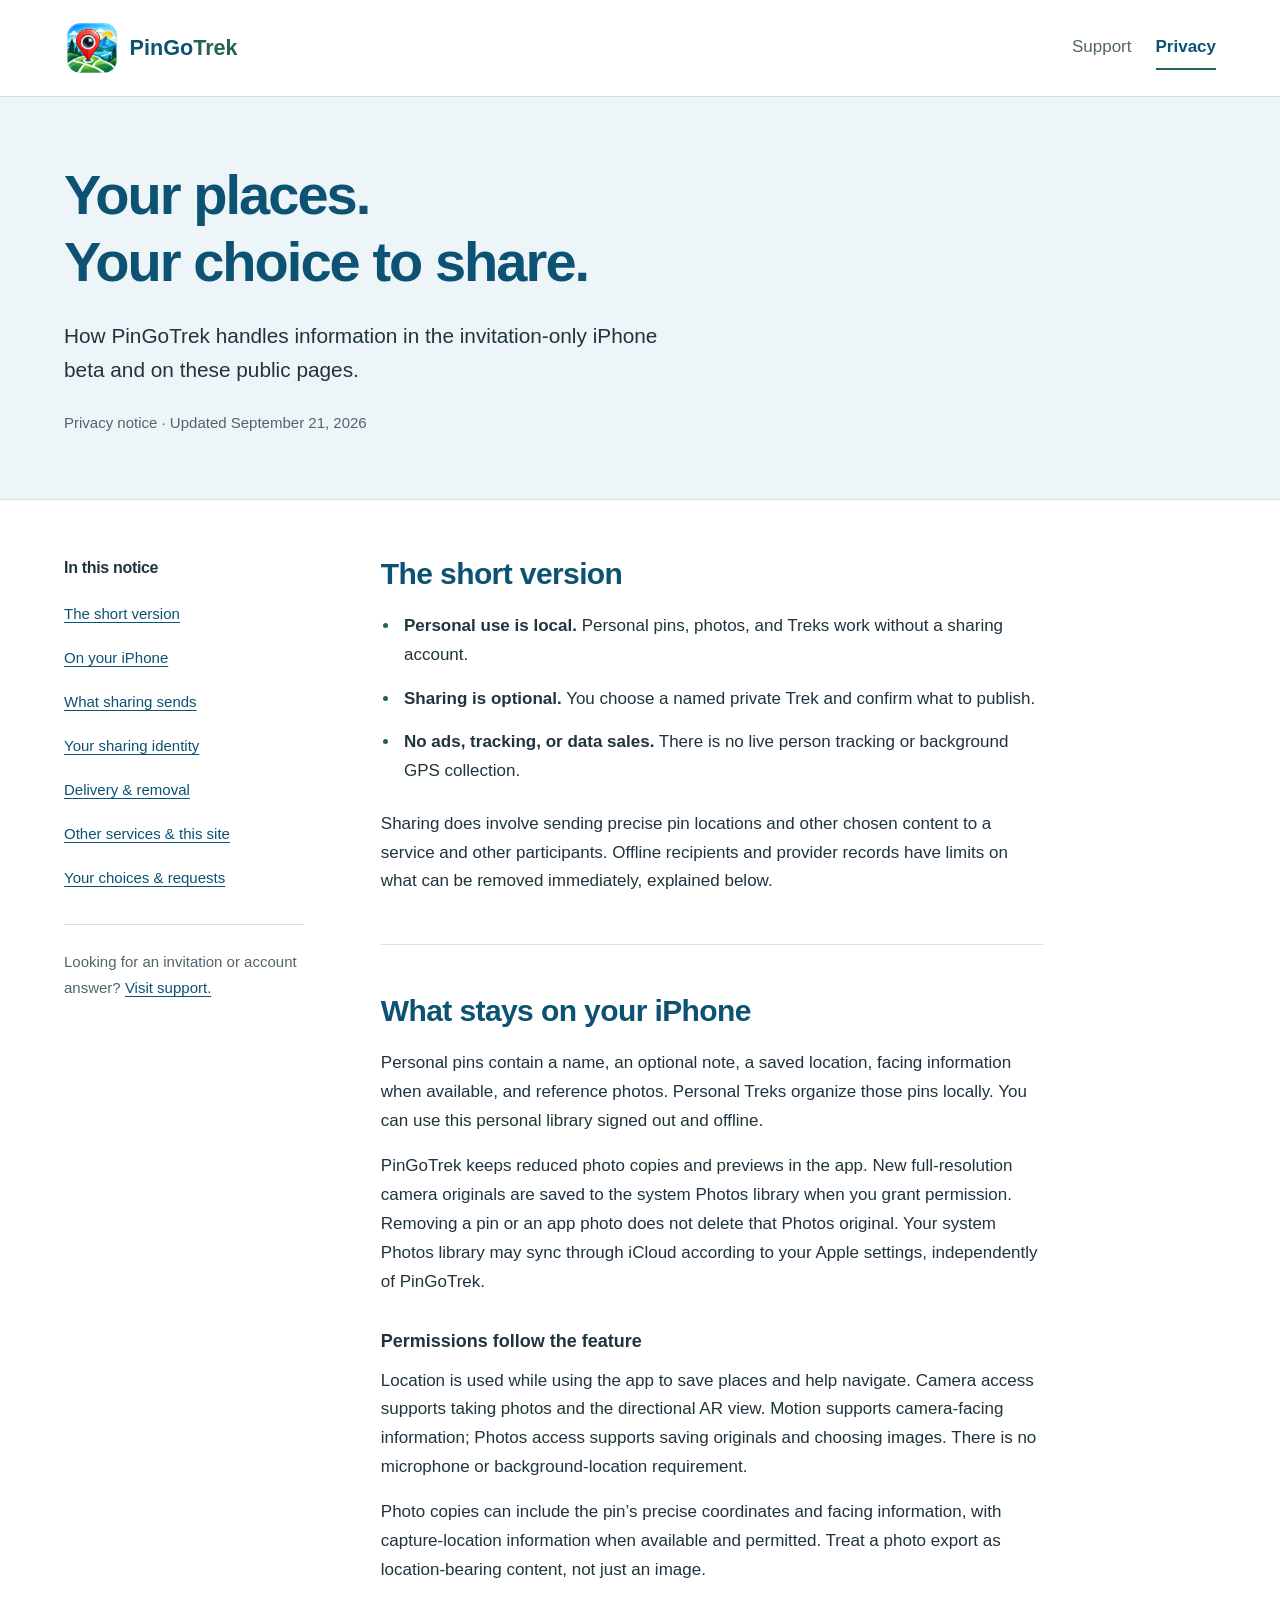
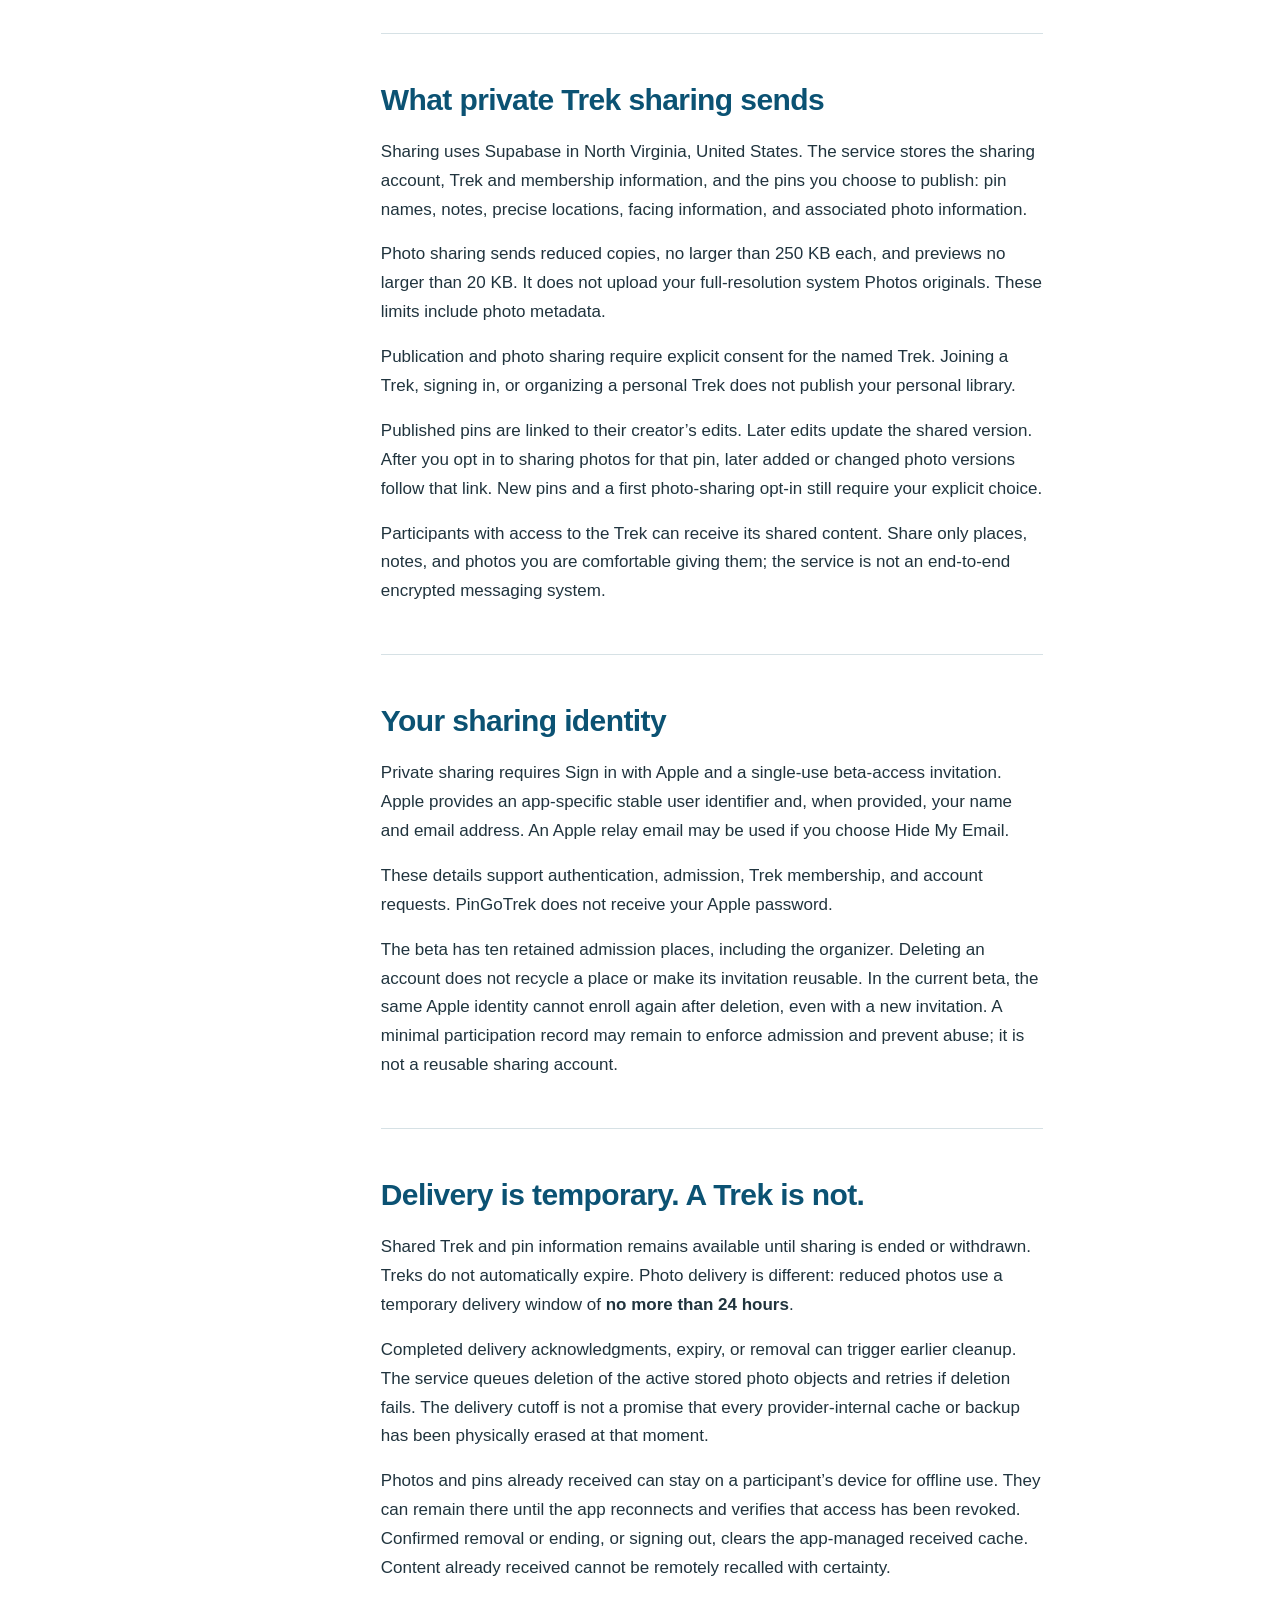
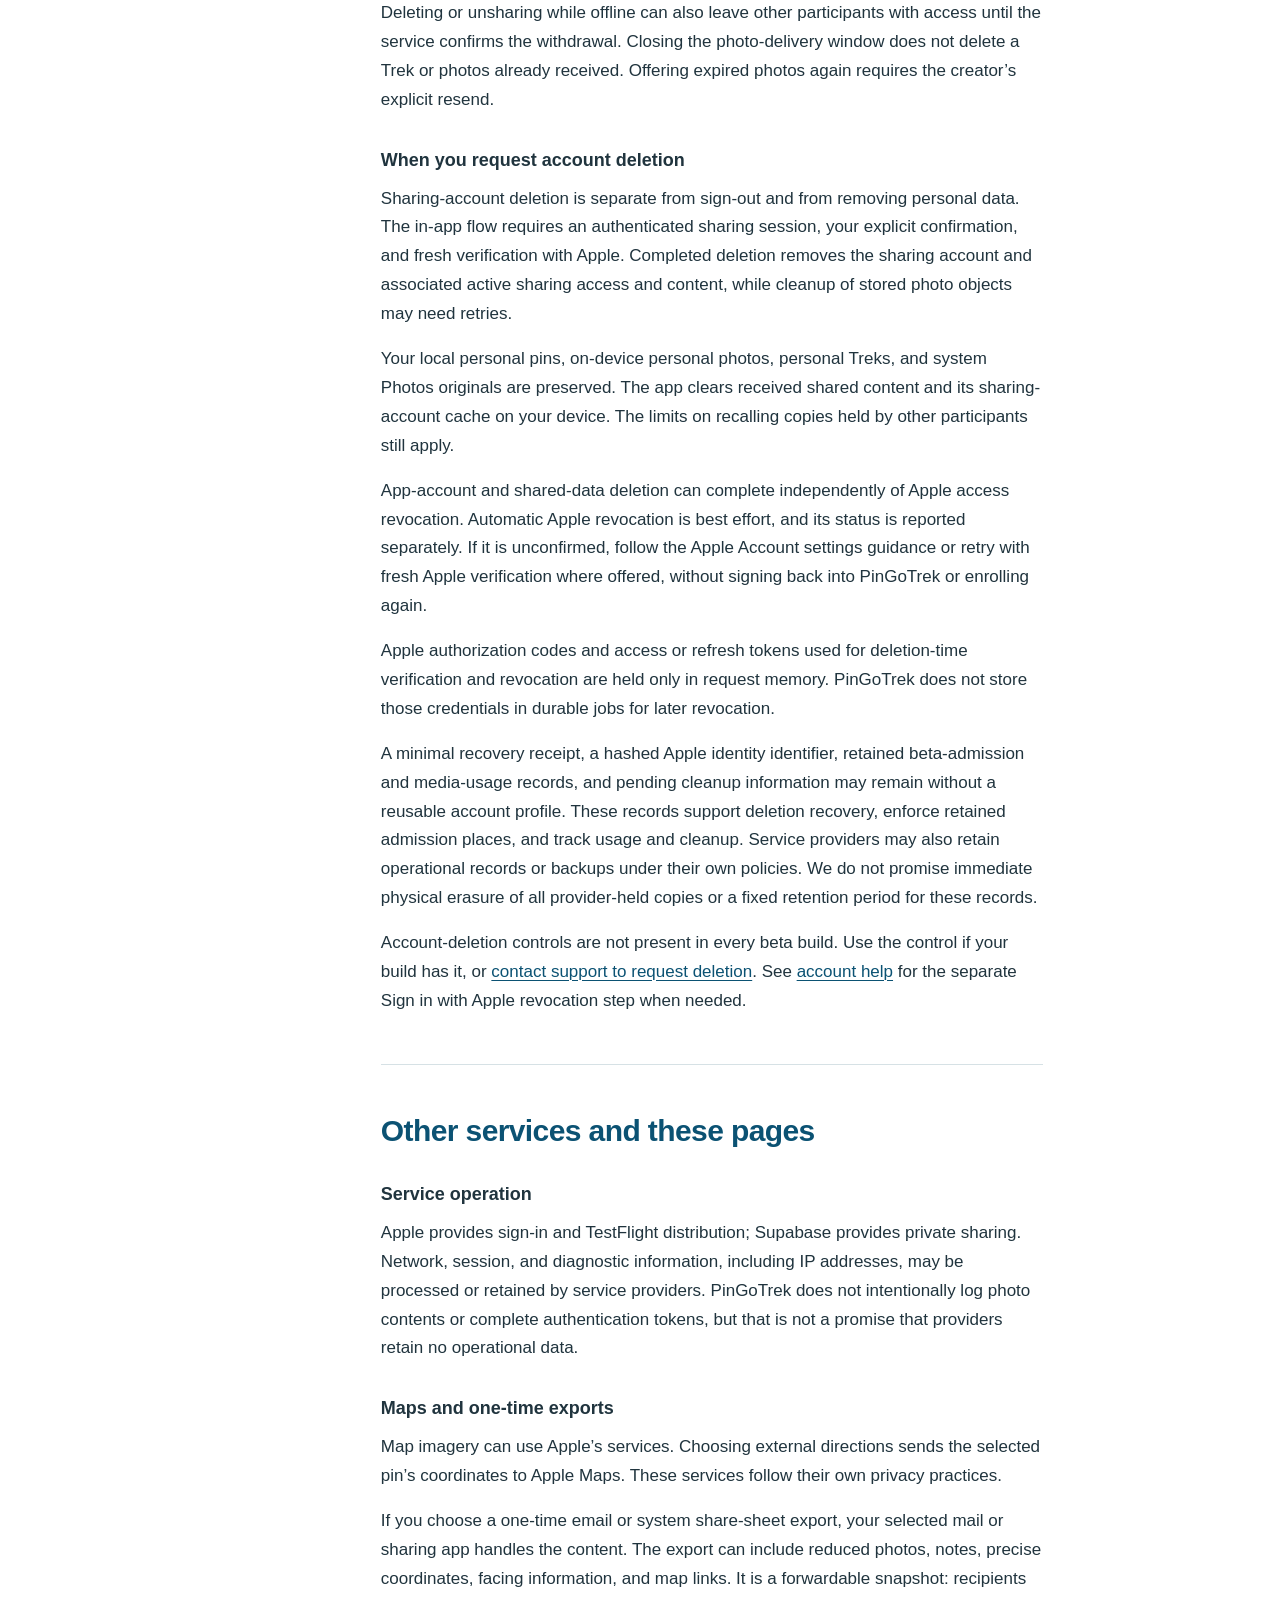
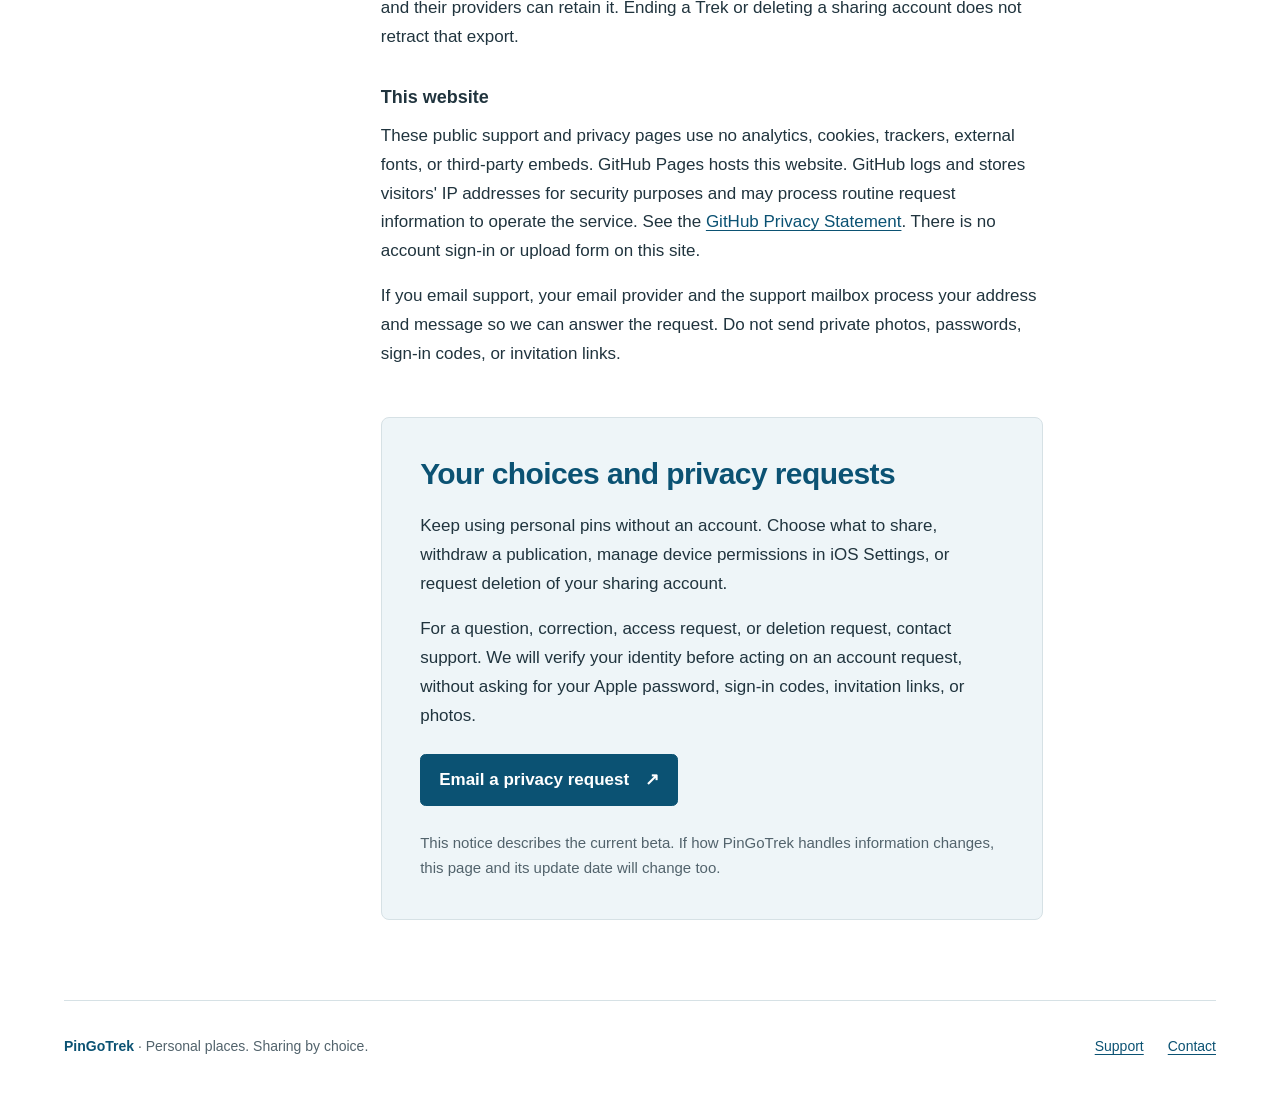
<file: pingotrek/privacy.html>
<!doctype html>
<html lang="en">
<head>
  <meta charset="utf-8">
  <meta http-equiv="Content-Security-Policy" content="default-src 'none'; img-src 'self'; style-src 'self'; base-uri 'none'; form-action 'none'">
  <meta name="referrer" content="no-referrer">
  <meta name="viewport" content="width=device-width, initial-scale=1">
  <meta name="description" content="How PinGoTrek handles personal pins, optional private sharing, photos, account information, and privacy requests.">
  <meta name="robots" content="noindex, nofollow">
  <title>Privacy · PinGoTrek</title>
  <link rel="icon" href="assets/pingotrek-icon.png" type="image/png">
  <link rel="stylesheet" href="styles.css">
</head>
<body>
  <a class="skip-link" href="#main">Skip to content</a>
  <header class="site-header wrap">
    <a class="brand" href="./" aria-label="PinGoTrek support home">
      <img src="assets/pingotrek-icon.png" width="56" height="56" alt="">
      <span>PinGo<span class="brand-green">Trek</span></span>
    </a>
    <nav class="primary-nav" aria-label="Main navigation">
      <a href="./">Support</a>
      <a href="privacy.html" aria-current="page">Privacy</a>
    </nav>
  </header>

  <main id="main" tabindex="-1">
    <div class="page-intro">
      <div class="wrap">
        <h1>Your places.<br>Your choice to share.</h1>
        <p class="lead">How PinGoTrek handles information in the invitation-only iPhone beta and on these public pages.</p>
        <p class="updated">Privacy notice · Updated <time datetime="2026-09-21">September 21, 2026</time></p>
      </div>
    </div>

    <div class="document-layout wrap">
      <aside class="contents">
        <nav aria-label="On this page">
          <h2>In this notice</h2>
          <ul>
            <li><a href="#overview">The short version</a></li>
            <li><a href="#on-device">On your iPhone</a></li>
            <li><a href="#shared-data">What sharing sends</a></li>
            <li><a href="#identity">Your sharing identity</a></li>
            <li><a href="#retention">Delivery &amp; removal</a></li>
            <li><a href="#other-services">Other services &amp; this site</a></li>
            <li><a href="#choices">Your choices &amp; requests</a></li>
          </ul>
        </nav>
        <p>Looking for an invitation or account answer? <a href="./">Visit support.</a></p>
      </aside>

      <div class="document">
        <section id="overview" aria-labelledby="overview-title">
          <h2 id="overview-title">The short version</h2>
          <ul class="summary-list">
            <li><strong>Personal use is local.</strong> Personal pins, photos, and Treks work without a sharing account.</li>
            <li><strong>Sharing is optional.</strong> You choose a named private Trek and confirm what to publish.</li>
            <li><strong>No ads, tracking, or data sales.</strong> There is no live person tracking or background GPS collection.</li>
          </ul>
          <p>Sharing does involve sending precise pin locations and other chosen content to a service and other participants. Offline recipients and provider records have limits on what can be removed immediately, explained below.</p>
        </section>

        <section id="on-device" aria-labelledby="device-title">
          <h2 id="device-title">What stays on your iPhone</h2>
          <p>Personal pins contain a name, an optional note, a saved location, facing information when available, and reference photos. Personal Treks organize those pins locally. You can use this personal library signed out and offline.</p>
          <p>PinGoTrek keeps reduced photo copies and previews in the app. New full-resolution camera originals are saved to the system Photos library when you grant permission. Removing a pin or an app photo does not delete that Photos original. Your system Photos library may sync through iCloud according to your Apple settings, independently of PinGoTrek.</p>
          <h3>Permissions follow the feature</h3>
          <p>Location is used while using the app to save places and help navigate. Camera access supports taking photos and the directional AR view. Motion supports camera-facing information; Photos access supports saving originals and choosing images. There is no microphone or background-location requirement.</p>
          <p>Photo copies can include the pin’s precise coordinates and facing information, with capture-location information when available and permitted. Treat a photo export as location-bearing content, not just an image.</p>
        </section>

        <section id="shared-data" aria-labelledby="shared-title">
          <h2 id="shared-title">What private Trek sharing sends</h2>
          <p>Sharing uses Supabase in North Virginia, United States. The service stores the sharing account, Trek and membership information, and the pins you choose to publish: pin names, notes, precise locations, facing information, and associated photo information.</p>
          <p>Photo sharing sends reduced copies, no larger than 250 KB each, and previews no larger than 20 KB. It does not upload your full-resolution system Photos originals. These limits include photo metadata.</p>
          <p>Publication and photo sharing require explicit consent for the named Trek. Joining a Trek, signing in, or organizing a personal Trek does not publish your personal library.</p>
          <p>Published pins are linked to their creator’s edits. Later edits update the shared version. After you opt in to sharing photos for that pin, later added or changed photo versions follow that link. New pins and a first photo-sharing opt-in still require your explicit choice.</p>
          <p>Participants with access to the Trek can receive its shared content. Share only places, notes, and photos you are comfortable giving them; the service is not an end-to-end encrypted messaging system.</p>
        </section>

        <section id="identity" aria-labelledby="identity-title">
          <h2 id="identity-title">Your sharing identity</h2>
          <p>Private sharing requires Sign in with Apple and a single-use beta-access invitation. Apple provides an app-specific stable user identifier and, when provided, your name and email address. An Apple relay email may be used if you choose Hide My Email.</p>
          <p>These details support authentication, admission, Trek membership, and account requests. PinGoTrek does not receive your Apple password.</p>
          <p>The beta has ten retained admission places, including the organizer. Deleting an account does not recycle a place or make its invitation reusable. In the current beta, the same Apple identity cannot enroll again after deletion, even with a new invitation. A minimal participation record may remain to enforce admission and prevent abuse; it is not a reusable sharing account.</p>
        </section>

        <section id="retention" aria-labelledby="retention-title">
          <h2 id="retention-title">Delivery is temporary. A Trek is not.</h2>
          <p>Shared Trek and pin information remains available until sharing is ended or withdrawn. Treks do not automatically expire. Photo delivery is different: reduced photos use a temporary delivery window of <strong>no more than 24 hours</strong>.</p>
          <p>Completed delivery acknowledgments, expiry, or removal can trigger earlier cleanup. The service queues deletion of the active stored photo objects and retries if deletion fails. The delivery cutoff is not a promise that every provider-internal cache or backup has been physically erased at that moment.</p>
          <p>Photos and pins already received can stay on a participant’s device for offline use. They can remain there until the app reconnects and verifies that access has been revoked. Confirmed removal or ending, or signing out, clears the app-managed received cache. Content already received cannot be remotely recalled with certainty.</p>
          <p>Deleting or unsharing while offline can also leave other participants with access until the service confirms the withdrawal. Closing the photo-delivery window does not delete a Trek or photos already received. Offering expired photos again requires the creator’s explicit resend.</p>
          <h3>When you request account deletion</h3>
          <p>Sharing-account deletion is separate from sign-out and from removing personal data. The in-app flow requires an authenticated sharing session, your explicit confirmation, and fresh verification with Apple. Completed deletion removes the sharing account and associated active sharing access and content, while cleanup of stored photo objects may need retries.</p>
          <p>Your local personal pins, on-device personal photos, personal Treks, and system Photos originals are preserved. The app clears received shared content and its sharing-account cache on your device. The limits on recalling copies held by other participants still apply.</p>
          <p>App-account and shared-data deletion can complete independently of Apple access revocation. Automatic Apple revocation is best effort, and its status is reported separately. If it is unconfirmed, follow the Apple Account settings guidance or retry with fresh Apple verification where offered, without signing back into PinGoTrek or enrolling again.</p>
          <p>Apple authorization codes and access or refresh tokens used for deletion-time verification and revocation are held only in request memory. PinGoTrek does not store those credentials in durable jobs for later revocation.</p>
          <p>A minimal recovery receipt, a hashed Apple identity identifier, retained beta-admission and media-usage records, and pending cleanup information may remain without a reusable account profile. These records support deletion recovery, enforce retained admission places, and track usage and cleanup. Service providers may also retain operational records or backups under their own policies. We do not promise immediate physical erasure of all provider-held copies or a fixed retention period for these records.</p>
          <p>Account-deletion controls are not present in every beta build. Use the control if your build has it, or <a href="./#contact">contact support to request deletion</a>. See <a href="./#account">account help</a> for the separate Sign in with Apple revocation step when needed.</p>
        </section>

        <section id="other-services" aria-labelledby="services-title">
          <h2 id="services-title">Other services and these pages</h2>
          <h3>Service operation</h3>
          <p>Apple provides sign-in and TestFlight distribution; Supabase provides private sharing. Network, session, and diagnostic information, including IP addresses, may be processed or retained by service providers. PinGoTrek does not intentionally log photo contents or complete authentication tokens, but that is not a promise that providers retain no operational data.</p>
          <h3>Maps and one-time exports</h3>
          <p>Map imagery can use Apple’s services. Choosing external directions sends the selected pin’s coordinates to Apple Maps. These services follow their own privacy practices.</p>
          <p>If you choose a one-time email or system share-sheet export, your selected mail or sharing app handles the content. The export can include reduced photos, notes, precise coordinates, facing information, and map links. It is a forwardable snapshot: recipients and their providers can retain it. Ending a Trek or deleting a sharing account does not retract that export.</p>
          <h3>This website</h3>
          <p>These public support and privacy pages use no analytics, cookies, trackers, external fonts, or third-party embeds. GitHub Pages hosts this website. GitHub logs and stores visitors' IP addresses for security purposes and may process routine request information to operate the service. See the <a href="https://docs.github.com/en/site-policy/privacy-policies/github-general-privacy-statement">GitHub Privacy Statement</a>. There is no account sign-in or upload form on this site.</p>
          <p>If you email support, your email provider and the support mailbox process your address and message so we can answer the request. Do not send private photos, passwords, sign-in codes, or invitation links.</p>
        </section>

        <section class="contact-section" id="choices" aria-labelledby="choices-title">
          <h2 id="choices-title">Your choices and privacy requests</h2>
          <p>Keep using personal pins without an account. Choose what to share, withdraw a publication, manage device permissions in iOS Settings, or request deletion of your sharing account.</p>
          <p>For a question, correction, access request, or deletion request, contact support. We will verify your identity before acting on an account request, without asking for your Apple password, sign-in codes, invitation links, or photos.</p>
          <a class="contact-link" href="mailto:ken@hotkrossbits.com?subject=PinGoTrek%20privacy%20request">Email a privacy request <span aria-hidden="true">↗</span></a>
          <p class="contact-caution">This notice describes the current beta. If how PinGoTrek handles information changes, this page and its update date will change too.</p>
        </section>
      </div>
    </div>
  </main>

  <footer class="site-footer wrap">
    <p>PinGoTrek <span>· Personal places. Sharing by choice.</span></p>
    <nav aria-label="Footer navigation">
      <a href="./">Support</a>
      <a href="./#contact">Contact</a>
    </nav>
  </footer>
</body>
</html>
</file>
<file: pingotrek/styles.css>
:root {
  color-scheme: light;
  --ink: #20343e;
  --muted: #52636c;
  --blue: #0b5273;
  --green: #246546;
  --paper: #ffffff;
  --sky: #eef5f8;
  --line: #d6e1e5;
  --focus: #005b87;
}

* {
  box-sizing: border-box;
}

html {
  scroll-padding-top: 1.5rem;
}

body {
  margin: 0;
  background: var(--paper);
  color: var(--ink);
  font-family: -apple-system, BlinkMacSystemFont, "Segoe UI", sans-serif;
  font-size: 1.0625rem;
  line-height: 1.7;
  -webkit-text-size-adjust: 100%;
}

a {
  color: var(--blue);
  text-underline-offset: 0.2em;
  text-decoration-thickness: 1px;
  overflow-wrap: anywhere;
}

a:hover {
  text-decoration-thickness: 2px;
}

a:focus-visible {
  outline: 3px solid var(--focus);
  outline-offset: 5px;
  border-radius: 2px;
}

main:focus {
  outline: none;
}

.wrap {
  width: min(100% - 5rem, 72rem);
  margin-inline: auto;
}

.skip-link {
  position: absolute;
  z-index: 2;
  top: 0.5rem;
  left: 1rem;
  padding: 0.65rem 1rem;
  transform: translateY(-200%);
  background: var(--paper);
  font-weight: 650;
}

.skip-link:focus {
  transform: translateY(0);
}

.site-header {
  display: flex;
  justify-content: space-between;
  align-items: center;
  gap: 1rem 2rem;
  flex-wrap: wrap;
  padding-block: 1.25rem;
}

.brand {
  display: inline-flex;
  align-items: center;
  gap: 0.6rem;
  font-size: 1.35rem;
  font-weight: 700;
  line-height: 1.2;
  text-decoration: none;
}

.brand img {
  display: block;
  flex-shrink: 0;
}

.brand-green {
  color: var(--green);
}

.primary-nav,
.site-footer nav {
  display: flex;
  flex-wrap: wrap;
  gap: 0.5rem 1.5rem;
}

.primary-nav a,
.site-footer nav a {
  display: inline-flex;
  min-height: 44px;
  align-items: center;
}

.primary-nav a {
  color: var(--muted);
  border-bottom: 2px solid transparent;
  text-decoration: none;
}

.primary-nav a[aria-current="page"] {
  color: var(--blue);
  border-bottom-color: var(--green);
  font-weight: 650;
}

.primary-nav a:hover {
  color: var(--blue);
  border-bottom-color: var(--blue);
}

.page-intro {
  padding-block: clamp(2.5rem, 5vw, 4.5rem);
  background: var(--sky);
  border-block: 1px solid var(--line);
}

h1,
h2,
h3 {
  color: var(--blue);
  line-height: 1.2;
  text-wrap: balance;
}

h1 {
  max-width: 23ch;
  margin: 0;
  font-size: clamp(2.25rem, 4.5vw, 3.5rem);
  font-weight: 700;
  letter-spacing: -0.035em;
}

.lead {
  max-width: 54ch;
  margin-block: 1.5rem 0;
  font-size: clamp(1.125rem, 2vw, 1.3rem);
  line-height: 1.6;
}

.availability {
  max-width: 72ch;
  margin-block: 1.5rem 0;
  color: var(--muted);
  font-size: 0.9375rem;
}

.availability strong {
  color: var(--green);
}

.updated {
  margin-block: 1.5rem 0;
  color: var(--muted);
  font-size: 0.9375rem;
}

.document-layout {
  display: grid;
  grid-template-columns: minmax(12rem, 15rem) minmax(0, 1fr);
  gap: clamp(2.5rem, 6vw, 6rem);
  padding-block: 3.5rem 5rem;
}

.contents {
  font-size: 0.9375rem;
}

.contents h2 {
  margin: 0 0 0.75rem;
  color: var(--ink);
  font-size: 1rem;
  line-height: 1.5;
}

.contents ul {
  margin: 0;
  padding: 0;
  list-style: none;
}

.contents li a {
  display: block;
  min-height: 44px;
  padding-block: 0.6rem;
  line-height: 1.6;
}

.contents > p {
  margin: 1.5rem 0 0;
  padding-top: 1.5rem;
  border-top: 1px solid var(--line);
  color: var(--muted);
}

.document {
  min-width: 0;
  max-width: 70ch;
}

section {
  scroll-margin-top: 1.5rem;
}

.document section + section {
  margin-top: 3rem;
  padding-top: 3rem;
  border-top: 1px solid var(--line);
}

h2 {
  margin: 0 0 1.25rem;
  font-size: clamp(1.5rem, 2.5vw, 1.875rem);
  letter-spacing: -0.02em;
}

h3 {
  margin: 2rem 0 0.75rem;
  color: var(--ink);
  font-size: 1.125rem;
  line-height: 1.45;
}

p {
  margin: 0 0 1rem;
}

section > :last-child {
  margin-bottom: 0;
}

.invitation-list {
  margin: 1.75rem 0;
}

.invitation-list > div {
  padding-block: 1.25rem;
  border-top: 1px solid var(--line);
}

.invitation-list > div:last-child {
  border-bottom: 1px solid var(--line);
}

dt {
  color: var(--green);
  font-size: 1.125rem;
  font-weight: 700;
}

dd {
  margin: 0.4rem 0 0;
}

.summary-list {
  margin: 0 0 1.5rem;
  padding-left: 1.2rem;
}

.summary-list li {
  margin-bottom: 0.9rem;
  padding-left: 0.25rem;
}

.summary-list li::marker {
  color: var(--green);
}

.contact-section {
  background: var(--sky);
  padding: clamp(1.5rem, 3vw, 2.5rem);
  border-radius: 0.5rem;
}

.document section.contact-section {
  padding-top: clamp(1.5rem, 3vw, 2.5rem);
  border: 1px solid var(--line);
}

.contact-link {
  display: inline-flex;
  align-items: center;
  justify-content: space-between;
  gap: 1rem;
  min-height: 48px;
  margin-block: 0.5rem 1.5rem;
  padding: 0.75rem 1.125rem;
  border: 1px solid var(--blue);
  border-radius: 0.35rem;
  background: var(--blue);
  color: var(--paper);
  font-weight: 650;
  line-height: 1.5;
  text-decoration: none;
}

.contact-link:hover {
  background: var(--ink);
  text-decoration: underline;
}

.contact-caution {
  color: var(--muted);
  font-size: 0.9375rem;
}

.site-footer {
  display: flex;
  align-items: center;
  justify-content: space-between;
  gap: 0.5rem 2rem;
  flex-wrap: wrap;
  padding-block: 1.5rem 2rem;
  border-top: 1px solid var(--line);
  font-size: 0.875rem;
}

.site-footer p {
  margin: 0;
  color: var(--blue);
  font-weight: 650;
}

.site-footer p span {
  color: var(--muted);
  font-weight: 400;
}

.not-found {
  min-height: 65vh;
  padding-block: 4rem;
}

.not-found h1 {
  margin-bottom: 1.5rem;
}

@media (max-width: 56rem) {
  .document-layout {
    grid-template-columns: minmax(0, 1fr);
    gap: 2.5rem;
    padding-block: 2.5rem 3.5rem;
  }

  .contents {
    padding-bottom: 2rem;
    border-bottom: 1px solid var(--line);
  }

  .contents ul {
    display: grid;
    grid-template-columns: repeat(2, minmax(0, 1fr));
    column-gap: 1.5rem;
  }

  .contents > p {
    margin-top: 1rem;
    padding-top: 0;
    border: 0;
  }

  .document {
    max-width: 70ch;
  }
}

@media (max-width: 35rem) {
  .wrap {
    width: calc(100% - 2.5rem);
  }

  .site-header {
    column-gap: 1rem;
    padding-block: 1rem;
  }

  .brand {
    gap: 0.35rem;
    font-size: 1.125rem;
  }

  .brand img {
    width: 40px;
    height: 40px;
  }

  .primary-nav {
    gap: 1rem;
    font-size: 0.9375rem;
  }

  .contents ul {
    grid-template-columns: minmax(0, 1fr);
  }

  .document section + section {
    margin-top: 2.5rem;
    padding-top: 2.5rem;
  }
}

@media (forced-colors: active) {
  .contact-link {
    border: 1px solid ButtonText;
  }

  .primary-nav a[aria-current="page"] {
    border-bottom-color: LinkText;
  }
}

@media print {
  .skip-link,
  .primary-nav,
  .contents,
  .site-footer nav {
    display: none;
  }

  .wrap {
    width: 100%;
  }

  .document-layout {
    display: block;
    padding-block: 2rem;
  }

  .page-intro,
  .contact-section,
  .contact-link {
    background: none;
    color: var(--ink);
  }

  h2,
  h3 {
    break-after: avoid;
  }
}
</file>
